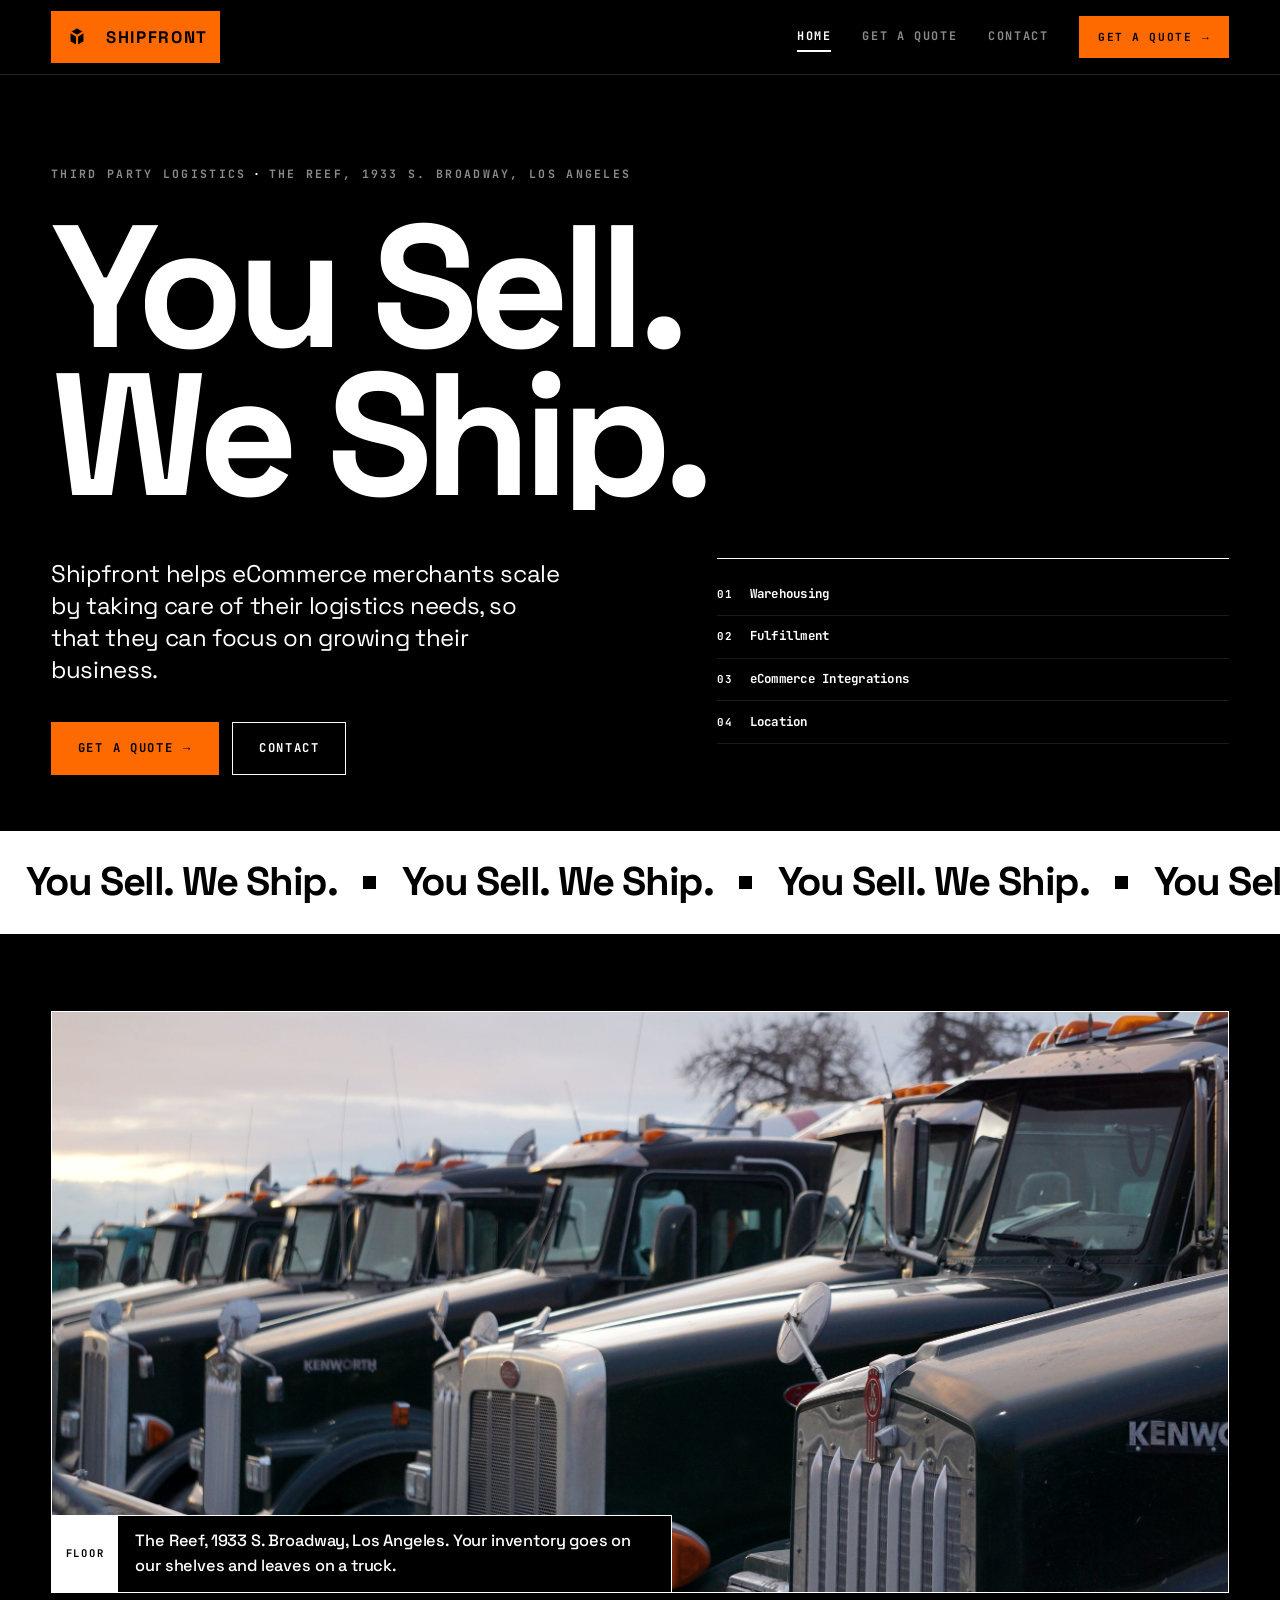
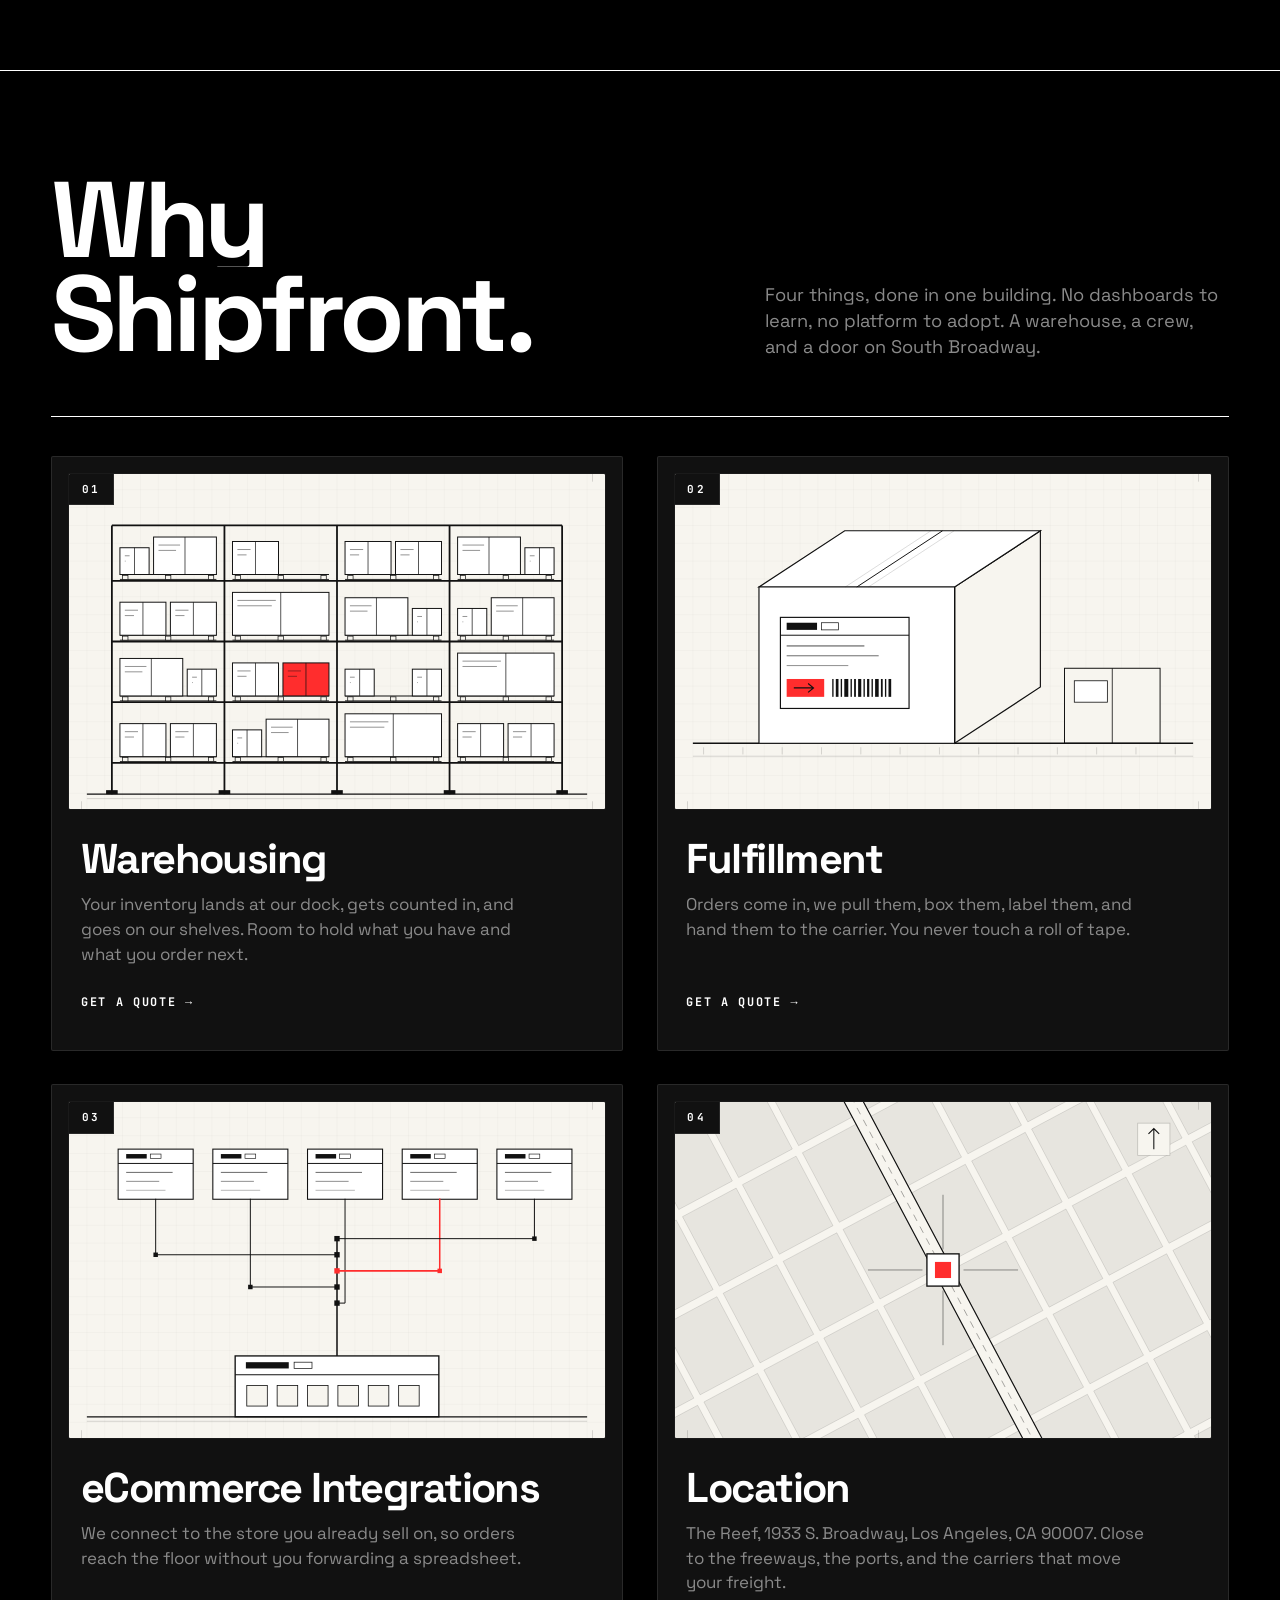
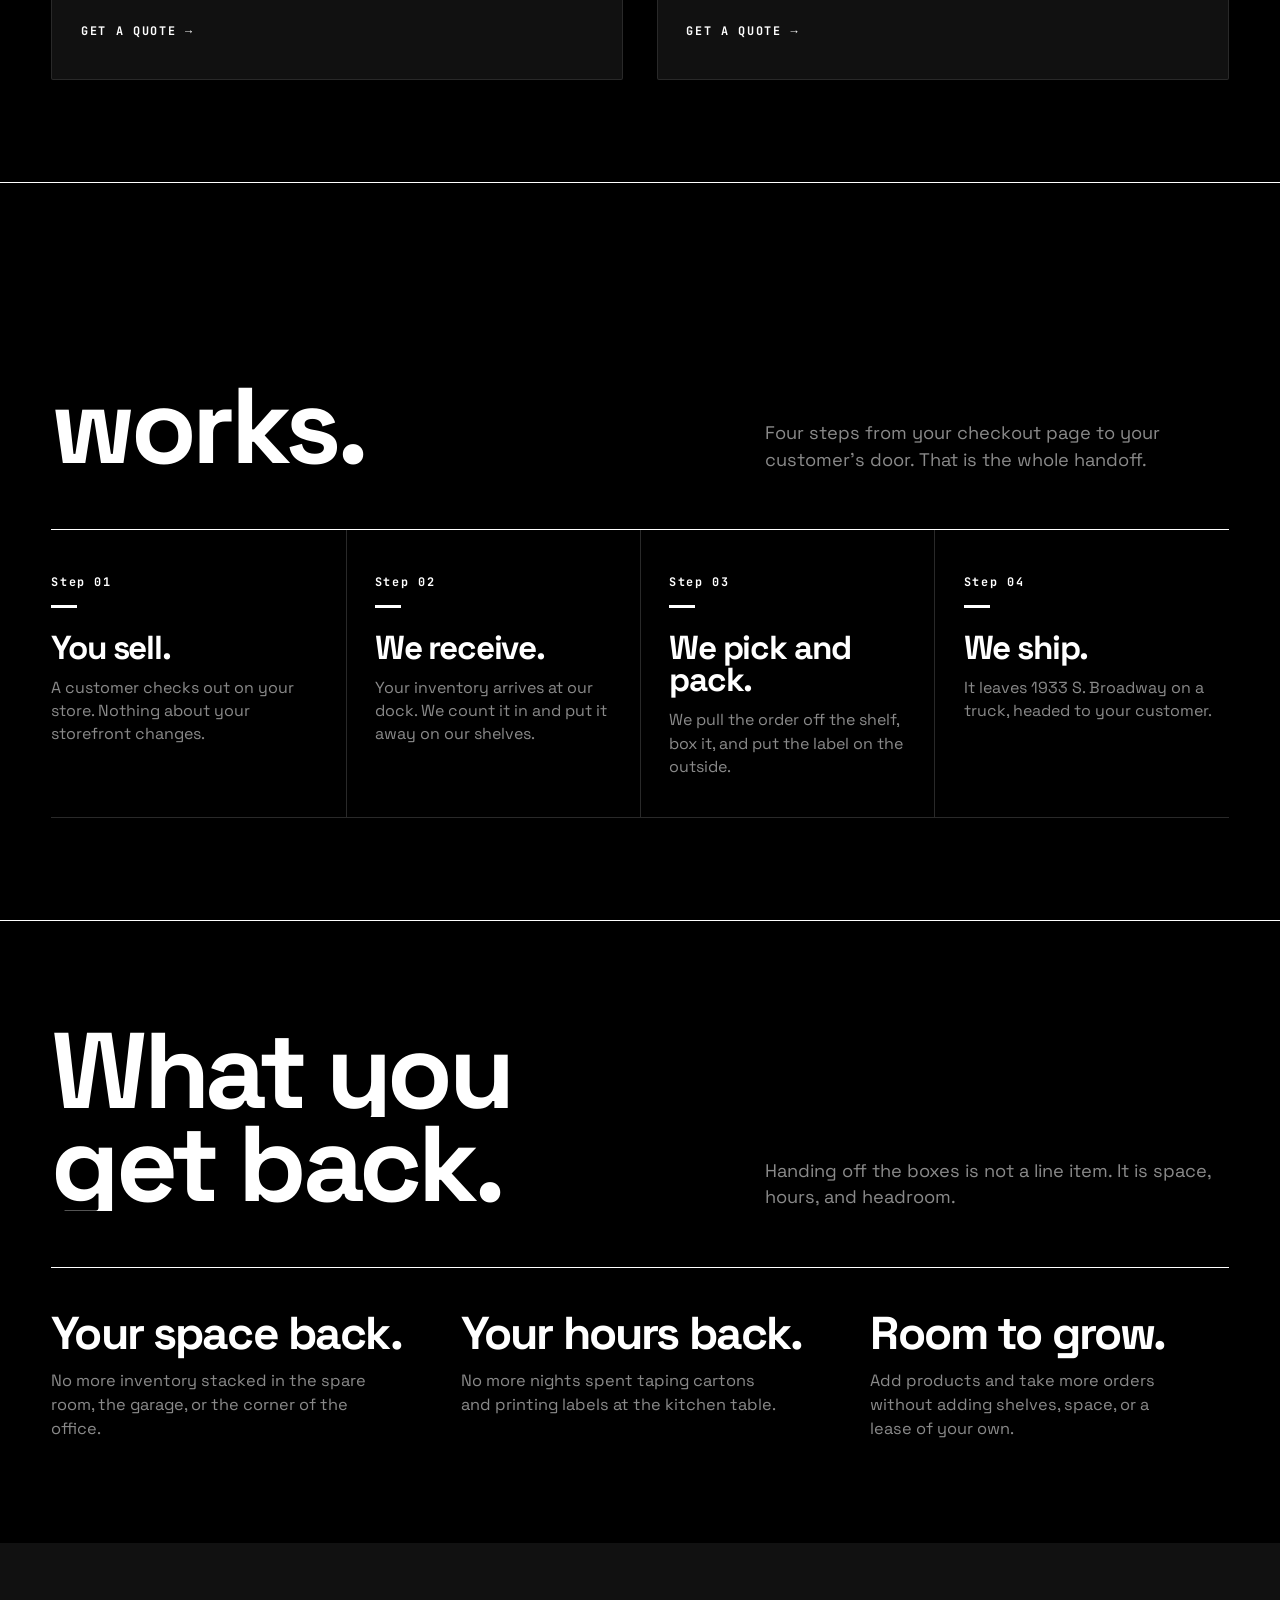
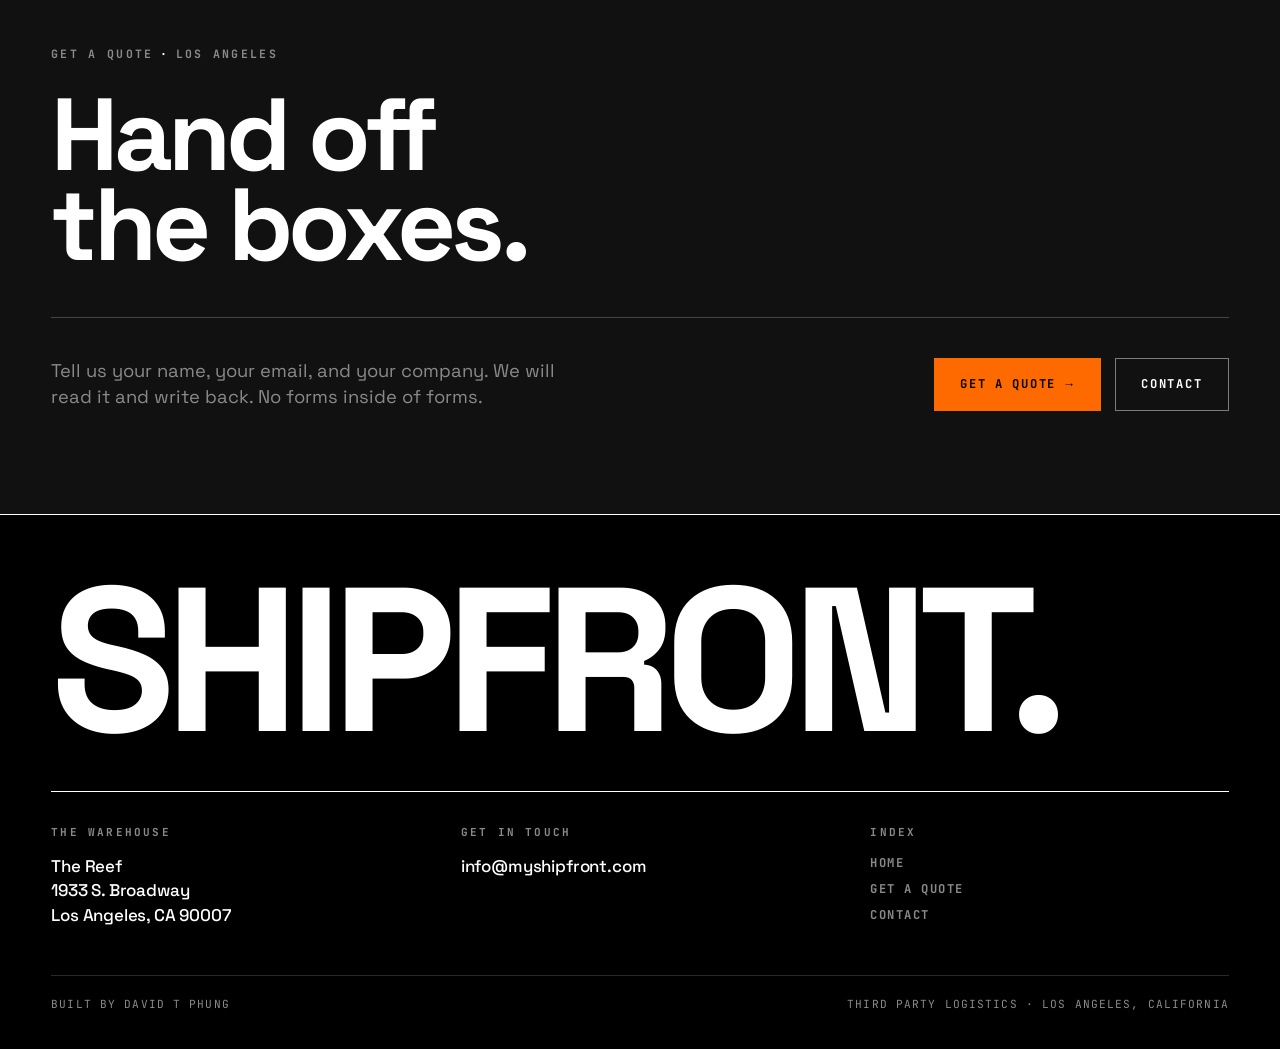
<file: index.html>
<!doctype html>
<html lang="en">
  <head>
    <meta charset="utf-8" />
    <meta name="viewport" content="width=device-width, initial-scale=1" />
    <title>Shipfront &middot; You Sell. We Ship.</title>
    <meta
      name="description"
      content="Shipfront is a third party logistics warehouse at 1933 S. Broadway in Los Angeles. Warehousing, fulfillment, and eCommerce integrations. You sell. We ship."
    />
    <meta name="theme-color" content="#000000" />

    <meta property="og:type" content="website" />
    <meta property="og:title" content="Shipfront &middot; You Sell. We Ship." />
    <meta
      property="og:description"
      content="A third party logistics warehouse at 1933 S. Broadway, Los Angeles, CA 90007."
    />
    <meta property="og:image" content="images/logistics.jpg" />
    <meta name="twitter:card" content="summary_large_image" />

    <!-- Motion is opt-in: only hide pre-reveal content if scripting is alive. -->
    <script>
      (function (root) {
        root.setAttribute("data-js", "on");
        setTimeout(function () {
          if (root.getAttribute("data-ready") !== "true") {
            root.setAttribute("data-js", "off");
          }
        }, 2000);
      })(document.documentElement);
    </script>

    <link rel="preload" as="font" type="font/woff2" href="fonts/space-grotesk-var-latin.woff2" crossorigin />
    <link rel="preload" as="font" type="font/woff2" href="fonts/jetbrains-mono-var-latin.woff2" crossorigin />
    <link rel="stylesheet" href="css/press.css" />
    <link rel="icon" href="favicon.svg" type="image/svg+xml" />
  </head>

  <body data-sheet="closed">
    <a class="skip" href="#main">Skip to content</a>

    <!-- ================= MASTHEAD ================= -->
    <header class="masthead" data-settled="false">
      <div class="wrap masthead__in">
        <a class="brand" href="index.html" aria-label="Shipfront, home">
          <span class="wordmark-bar">
            <span class="cube" aria-hidden="true">
              <svg viewBox="0 0 24 26" role="presentation" focusable="false">
                <path d="M7 9 L12 6 L17 9 L17 16 L12 19 L7 16 Z" fill="#000" stroke="#FF6A00" stroke-width="1.4" stroke-linecap="square" stroke-linejoin="miter" />
                <path d="M7 9 L12 12 L17 9" fill="none" stroke="#FF6A00" stroke-width="1.4" stroke-linecap="square" stroke-linejoin="miter" />
                <path d="M12 12 L12 19" fill="none" stroke="#FF6A00" stroke-width="1.4" stroke-linecap="square" stroke-linejoin="miter" />
              </svg>
            </span>
            <span class="brand__name">SHIPFRONT</span>
          </span>
        </a>

        <nav class="nav nav--desk" aria-label="Primary">
          <a class="nav__link" href="index.html" aria-current="page">Home</a>
          <a class="nav__link" href="quote.html">Get a Quote</a>
          <a class="nav__link" href="contact.html">Contact</a>
          <a class="btn btn--signal btn--sm nav__cta" href="quote.html">
            Get a Quote <span class="btn__arrow" aria-hidden="true">&rarr;</span>
          </a>
        </nav>

        <button
          class="burger"
          type="button"
          data-sheet-open
          aria-expanded="false"
          aria-controls="sheet"
        >
          <span class="burger__bars" aria-hidden="true"><i></i><i></i><i></i></span>
          Menu
        </button>
      </div>
      <span class="masthead__read" data-read aria-hidden="true"></span>
    </header>

    <!-- ================= SHEET ================= -->
    <div class="sheet" id="sheet" data-sheet-host data-open="false" data-live="false">
      <div
        class="sheet__panel"
        data-sheet-panel
        role="dialog"
        aria-modal="true"
        aria-label="Menu"
      >
        <div class="wrap sheet__in">
          <div class="sheet__head">
            <p class="plate-k sheet__k">Shipfront <span aria-hidden="true">&middot;</span> Index</p>
            <button class="sheet__x" type="button" data-sheet-close>Close</button>
          </div>
          <a class="sheet__link" href="index.html" aria-current="page"><b>01</b> Home</a>
          <a class="sheet__link" href="quote.html"><b>02</b> Get a Quote</a>
          <a class="sheet__link" href="contact.html"><b>03</b> Contact</a>
          <a class="btn btn--signal" href="quote.html">
            Get a Quote <span class="btn__arrow" aria-hidden="true">&rarr;</span>
          </a>
          <span class="sheet__rail" aria-hidden="true"></span>
        </div>
      </div>
      <button
        class="sheet__scrim"
        type="button"
        data-sheet-scrim
        data-sheet-close
        tabindex="-1"
        aria-label="Close menu"
      ></button>
    </div>

    <main id="main">
      <!-- ================= HERO ================= -->
      <section class="hero">
        <div class="wrap">
          <p class="eyebrow" data-rise>
            Third Party Logistics<span class="dot">&middot;</span>The Reef, 1933 S. Broadway, Los Angeles
          </p>

          <h1 class="h1">
            <span class="line" data-clip><span>You Sell.</span></span>
            <span class="line" data-clip><span><em>We Ship.</em></span></span>
          </h1>

          <div class="hero__grid">
            <div>
              <p class="lede" data-rise>
                Shipfront helps eCommerce merchants scale by taking care of their logistics
                needs, so that they can focus on growing their business.
              </p>
              <div class="hero__acts" data-stagger="80">
                <a class="btn btn--signal" href="quote.html" data-rise>
                  Get a Quote <span class="btn__arrow" aria-hidden="true">&rarr;</span>
                </a>
                <a class="btn btn--ghost" href="contact.html" data-rise>Contact</a>
              </div>
            </div>

            <ul class="hero__index" data-stagger="60">
              <li data-rise><b>01</b><span>Warehousing</span></li>
              <li data-rise><b>02</b><span>Fulfillment</span></li>
              <li data-rise><b>03</b><span>eCommerce Integrations</span></li>
              <li data-rise><b>04</b><span>Location</span></li>
            </ul>
          </div>
        </div>
      </section>

      <!-- ================= TICKER ================= -->
      <div class="ticker">
        <div class="ticker__track">
          <div class="ticker__set">
            <span>You Sell. We Ship.</span><i></i>
            <span>You Sell. We Ship.</span><i></i>
            <span>You Sell. We Ship.</span><i></i>
            <span>You Sell. We Ship.</span><i></i>
          </div>
          <div class="ticker__set" aria-hidden="true">
            <span>You Sell. We Ship.</span><i></i>
            <span>You Sell. We Ship.</span><i></i>
            <span>You Sell. We Ship.</span><i></i>
            <span>You Sell. We Ship.</span><i></i>
          </div>
        </div>
      </div>

      <!-- ================= PLATE ================= -->
      <section class="plate">
        <div class="wrap">
          <figure class="plate__frame" data-rise>
            <img
              class="plate__img"
              src="images/logistics.jpg"
              width="1600"
              height="900"
              alt="A row of freight trucks lined up in a yard, waiting to be loaded."
              loading="lazy"
              decoding="async"
            />
            <figcaption class="plate__tag">
              <b>Floor</b>
              <p>The Reef, 1933 S. Broadway, Los Angeles. Your inventory goes on our shelves and leaves on a truck.</p>
            </figcaption>
          </figure>
        </div>
      </section>

      <!-- ================= WHY: CAPABILITY TILES ================= -->
      <section class="sec sec--rule" id="why">
        <div class="wrap">
          <div class="sec__head">
            <h2 class="h2">
              <span class="line" data-clip><span>Why</span></span>
              <span class="line" data-clip><span><em>Shipfront.</em></span></span>
            </h2>
            <p class="sec__note" data-rise>
              Four things, done in one building. No dashboards to learn, no platform to
              adopt. A warehouse, a crew, and a door on South Broadway.
            </p>
          </div>

          <ul class="tiles" data-stagger="90">
            <li>
              <a class="tile" href="quote.html" data-rise-plate>
                <div class="tile__still">
                  <img
                    src="images/plate-warehousing.svg"
                    width="1200"
                    height="840"
                    alt="Drawing of a four bay pallet rack loaded with cartons, one carton marked in red."
                    loading="lazy"
                    decoding="async"
                  />
                  <span class="plate-k tile__no">01</span>
                </div>
                <div class="tile__body">
                  <h3 class="tile__t">Warehousing</h3>
                  <p class="tile__b">
                    Your inventory lands at our dock, gets counted in, and goes on our
                    shelves. Room to hold what you have and what you order next.
                  </p>
                  <span class="tile__cta">
                    Get a Quote <i aria-hidden="true">&rarr;</i>
                  </span>
                </div>
              </a>
            </li>

            <li>
              <a class="tile" href="quote.html" data-rise-plate>
                <div class="tile__still">
                  <img
                    src="images/plate-fulfillment.svg"
                    width="1200"
                    height="840"
                    alt="Drawing of a packed carton on a belt carrying a shipping label, with a red route stamp."
                    loading="lazy"
                    decoding="async"
                  />
                  <span class="plate-k tile__no">02</span>
                </div>
                <div class="tile__body">
                  <h3 class="tile__t">Fulfillment</h3>
                  <p class="tile__b">
                    Orders come in, we pull them, box them, label them, and hand them to
                    the carrier. You never touch a roll of tape.
                  </p>
                  <span class="tile__cta">
                    Get a Quote <i aria-hidden="true">&rarr;</i>
                  </span>
                </div>
              </a>
            </li>

            <li>
              <a class="tile" href="quote.html" data-rise-plate>
                <div class="tile__still">
                  <img
                    src="images/plate-integrations.svg"
                    width="1200"
                    height="840"
                    alt="Drawing of five storefronts wired down into one receiving dock, with one route in red."
                    loading="lazy"
                    decoding="async"
                  />
                  <span class="plate-k tile__no">03</span>
                </div>
                <div class="tile__body">
                  <h3 class="tile__t">eCommerce Integrations</h3>
                  <p class="tile__b">
                    We connect to the store you already sell on, so orders reach the floor
                    without you forwarding a spreadsheet.
                  </p>
                  <span class="tile__cta">
                    Get a Quote <i aria-hidden="true">&rarr;</i>
                  </span>
                </div>
              </a>
            </li>

            <li>
              <a class="tile" href="quote.html" data-rise-plate>
                <div class="tile__still">
                  <img
                    src="images/plate-location.svg"
                    width="1200"
                    height="840"
                    alt="Drawing of the downtown Los Angeles street plan with the warehouse door marked in red on South Broadway."
                    loading="lazy"
                    decoding="async"
                  />
                  <span class="plate-k tile__no">04</span>
                </div>
                <div class="tile__body">
                  <h3 class="tile__t">Location</h3>
                  <p class="tile__b">
                    The Reef, 1933 S. Broadway, Los Angeles, CA 90007. Close to the
                    freeways, the ports, and the carriers that move your freight.
                  </p>
                  <span class="tile__cta">
                    Get a Quote <i aria-hidden="true">&rarr;</i>
                  </span>
                </div>
              </a>
            </li>
          </ul>
        </div>
      </section>

      <!-- ================= HOW ================= -->
      <section class="sec sec--rule" id="how">
        <div class="wrap">
          <div class="sec__head">
            <h2 class="h2">
              <span class="line" data-clip><span>How it</span></span>
              <span class="line" data-clip><span>works.</span></span>
            </h2>
            <p class="sec__note" data-rise>
              Four steps from your checkout page to your customer's door. That is the whole
              handoff.
            </p>
          </div>

          <ol class="steps" data-stagger="90">
            <li class="step" data-rise>
              <span class="step__no">Step 01</span>
              <h3 class="step__title">You sell.</h3>
              <p class="step__body">
                A customer checks out on your store. Nothing about your storefront changes.
              </p>
            </li>
            <li class="step" data-rise>
              <span class="step__no">Step 02</span>
              <h3 class="step__title">We receive.</h3>
              <p class="step__body">
                Your inventory arrives at our dock. We count it in and put it away on our
                shelves.
              </p>
            </li>
            <li class="step" data-rise>
              <span class="step__no">Step 03</span>
              <h3 class="step__title">We pick and pack.</h3>
              <p class="step__body">
                We pull the order off the shelf, box it, and put the label on the outside.
              </p>
            </li>
            <li class="step" data-rise>
              <span class="step__no">Step 04</span>
              <h3 class="step__title">We ship.</h3>
              <p class="step__body">
                It leaves 1933 S. Broadway on a truck, headed to your customer.
              </p>
            </li>
          </ol>
        </div>
      </section>

      <!-- ================= OUTCOMES ================= -->
      <section class="sec sec--rule" id="outcomes">
        <div class="wrap">
          <div class="sec__head">
            <h2 class="h2">
              <span class="line" data-clip><span>What you</span></span>
              <span class="line" data-clip><span>get <em>back.</em></span></span>
            </h2>
            <p class="sec__note" data-rise>
              Handing off the boxes is not a line item. It is space, hours, and headroom.
            </p>
          </div>

          <div class="outs" data-stagger="90">
            <div data-rise>
              <h3 class="out__title">Your space <span>back.</span></h3>
              <p class="out__body">
                No more inventory stacked in the spare room, the garage, or the corner of
                the office.
              </p>
            </div>
            <div data-rise>
              <h3 class="out__title">Your hours <span>back.</span></h3>
              <p class="out__body">
                No more nights spent taping cartons and printing labels at the kitchen
                table.
              </p>
            </div>
            <div data-rise>
              <h3 class="out__title">Room to <span>grow.</span></h3>
              <p class="out__body">
                Add products and take more orders without adding shelves, space, or a lease
                of your own.
              </p>
            </div>
          </div>
        </div>
      </section>

      <!-- ================= SLAB CTA ================= -->
      <section class="slab">
        <div class="wrap">
          <p class="eyebrow" data-rise>Get a Quote<span class="dot">&middot;</span>Los Angeles</p>
          <h2 class="slab__h">
            <span class="line" data-clip><span>Hand off</span></span>
            <span class="line" data-clip><span>the <em>boxes.</em></span></span>
          </h2>

          <div class="slab__grid">
            <p class="slab__note" data-rise>
              Tell us your name, your email, and your company. We will read it and write
              back. No forms inside of forms.
            </p>
            <div class="slab__acts" data-stagger="80">
              <a class="btn btn--signal" href="quote.html" data-rise>
                Get a Quote <span class="btn__arrow" aria-hidden="true">&rarr;</span>
              </a>
              <a class="btn btn--ghost-invert" href="contact.html" data-rise>Contact</a>
            </div>
          </div>
        </div>
      </section>
    </main>

    <!-- ================= FOOTER ================= -->
    <footer class="foot">
      <div class="wrap">
        <p class="foot__mark" data-clip><span>Shipfront<em>.</em></span></p>

        <div class="foot__grid">
          <div>
            <p class="foot__k">The Warehouse</p>
            <p class="foot__v">
              The Reef<br />
              1933 S. Broadway<br />
              Los Angeles, CA 90007
            </p>
          </div>
          <div>
            <p class="foot__k">Get in Touch</p>
            <p class="foot__v">
              <a href="mailto:info@myshipfront.com">info@myshipfront.com</a>
            </p>
          </div>
          <div>
            <p class="foot__k">Index</p>
            <nav class="foot__nav" aria-label="Footer">
              <a href="index.html">Home</a>
              <a href="quote.html">Get a Quote</a>
              <a href="contact.html">Contact</a>
            </nav>
          </div>
        </div>

        <div class="foot__base">
          <p>Built by David T Phung</p>
          <p>Third Party Logistics <span aria-hidden="true">&middot;</span> Los Angeles, California</p>
        </div>
      </div>
    </footer>

    <script src="js/press.js" defer></script>
  </body>
</html>
</file>
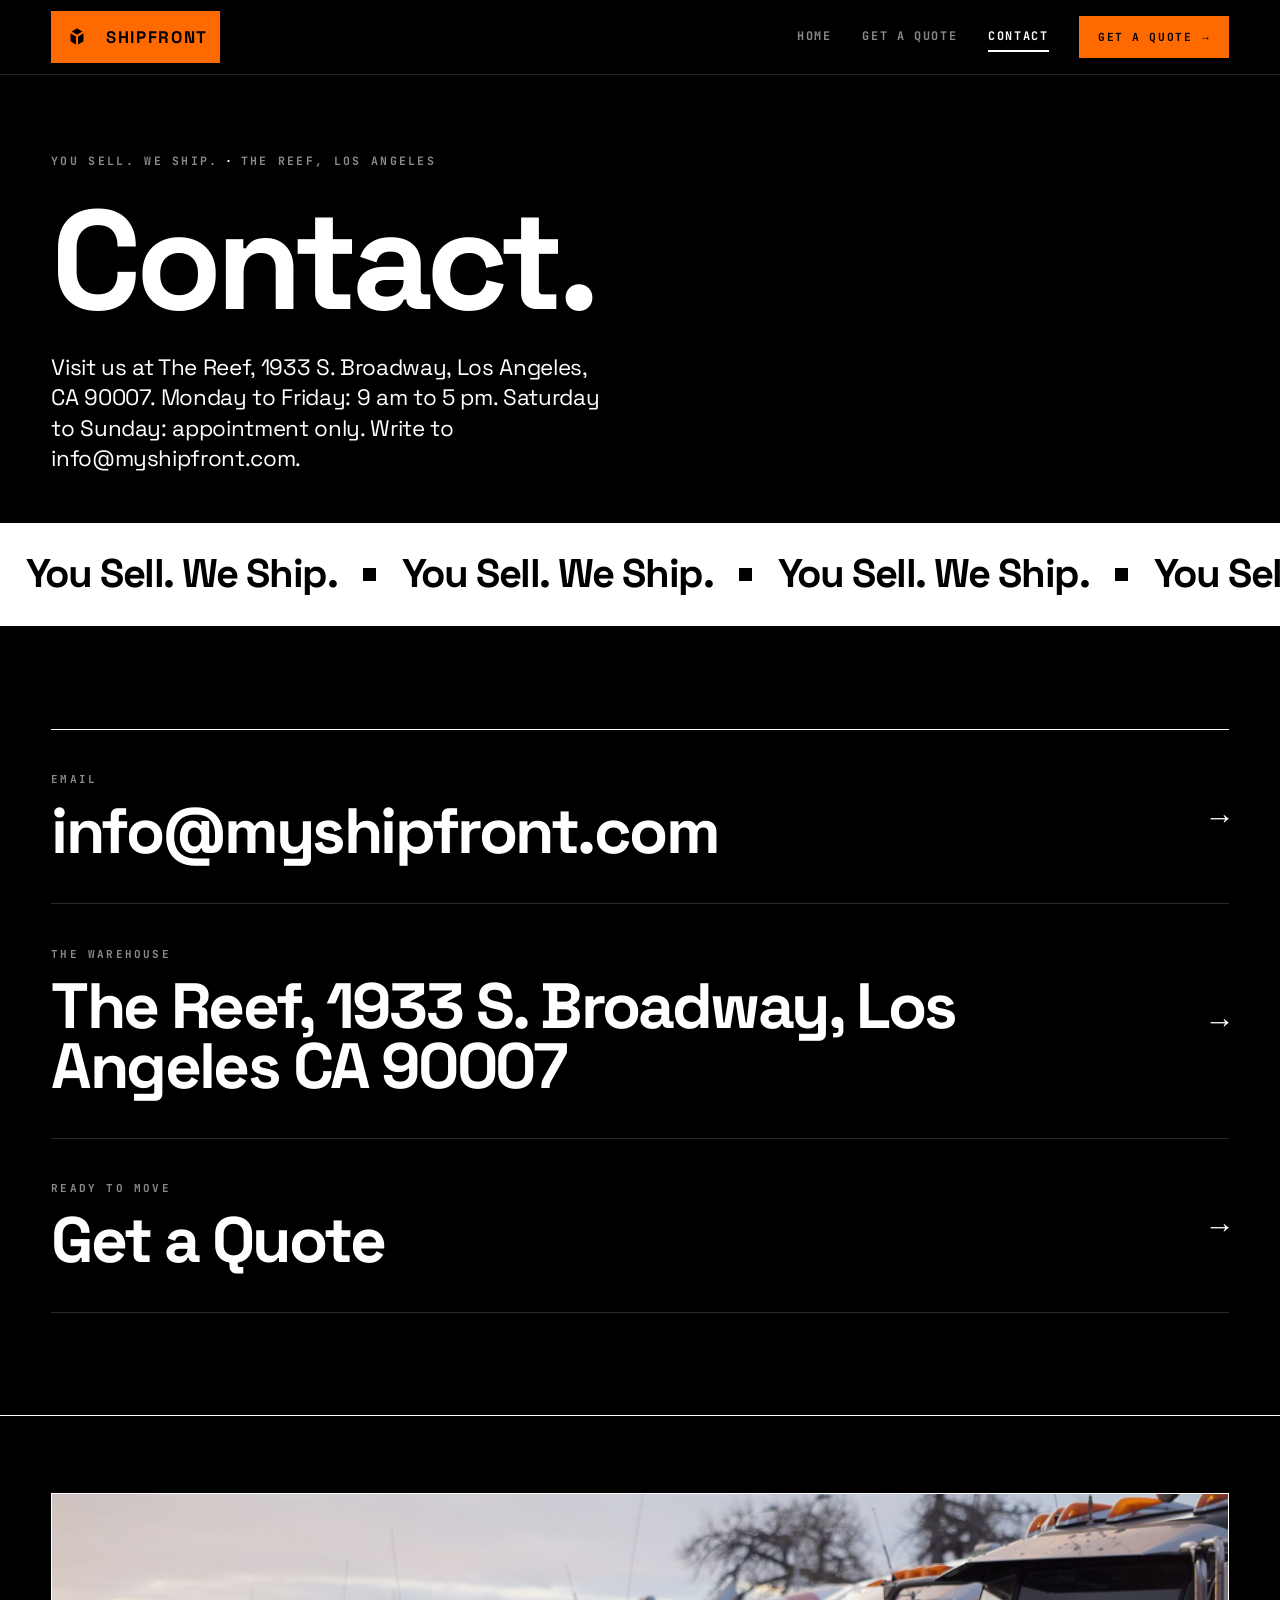
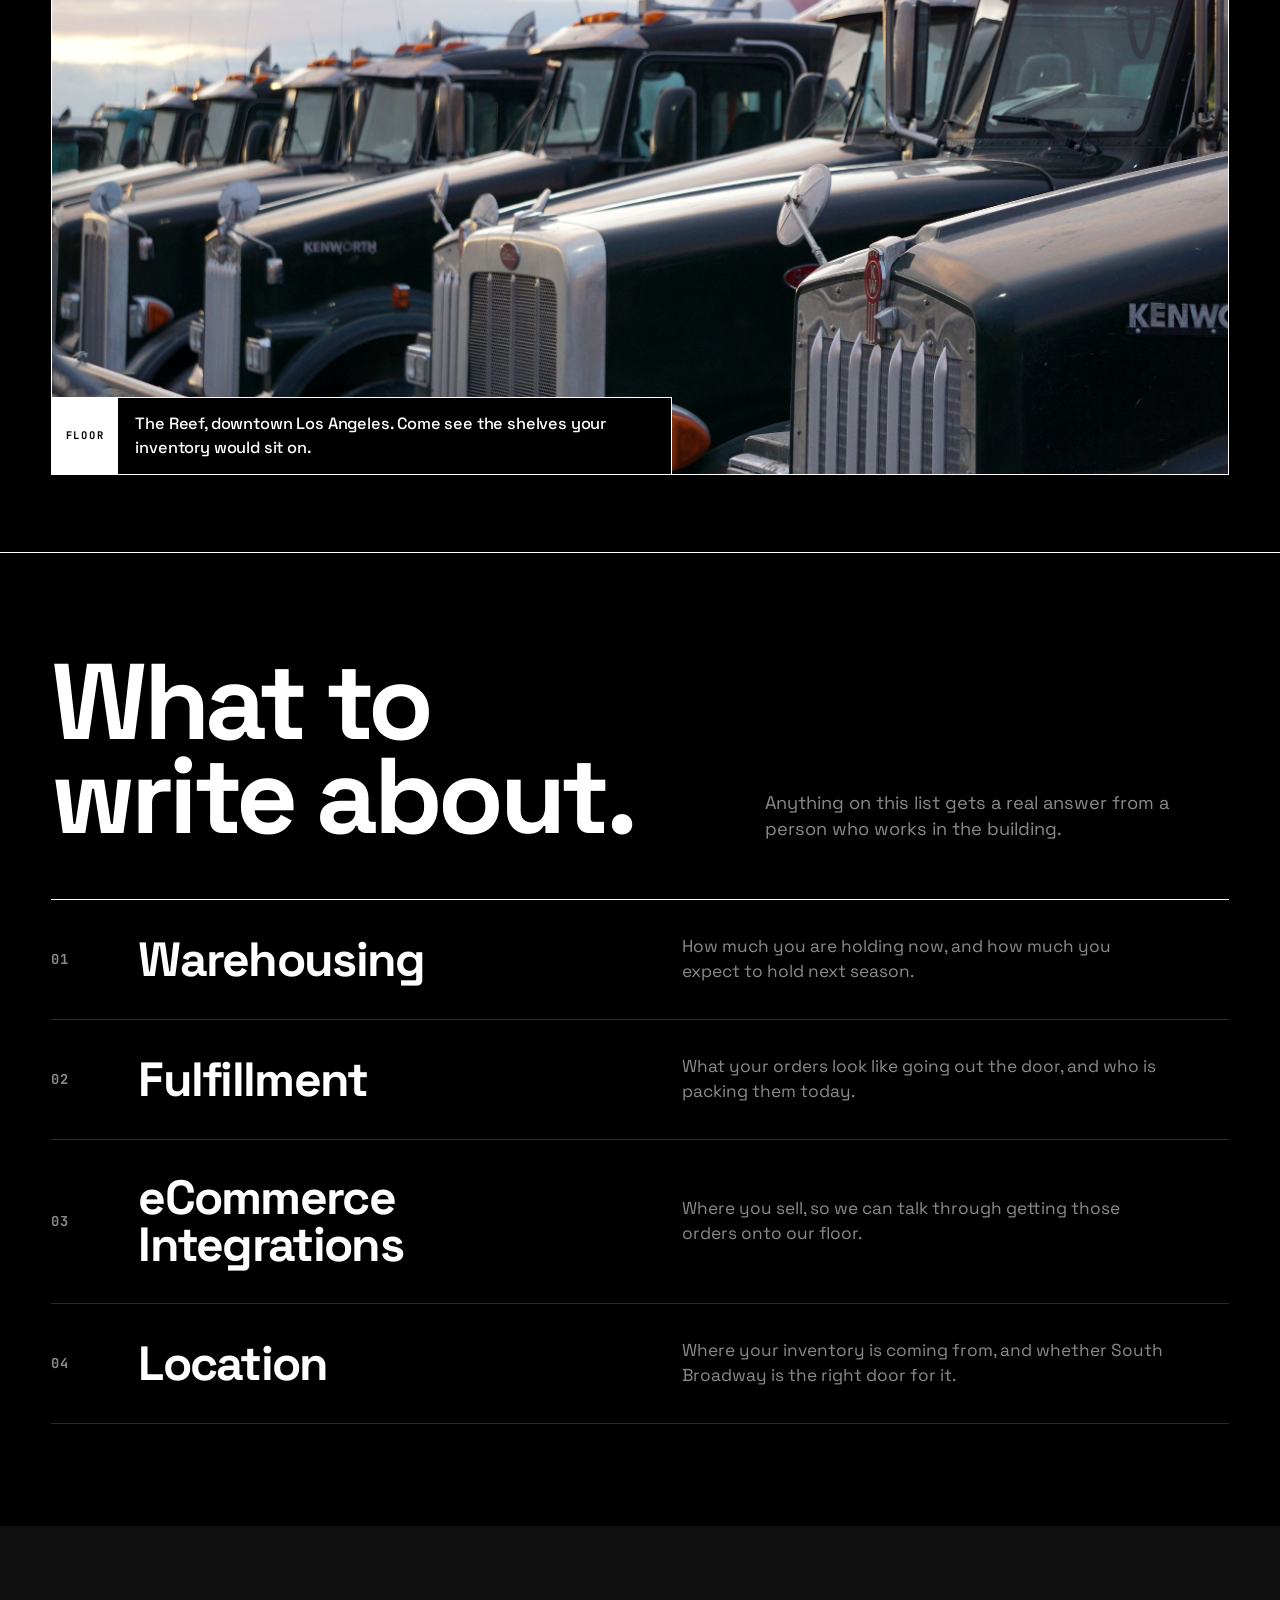
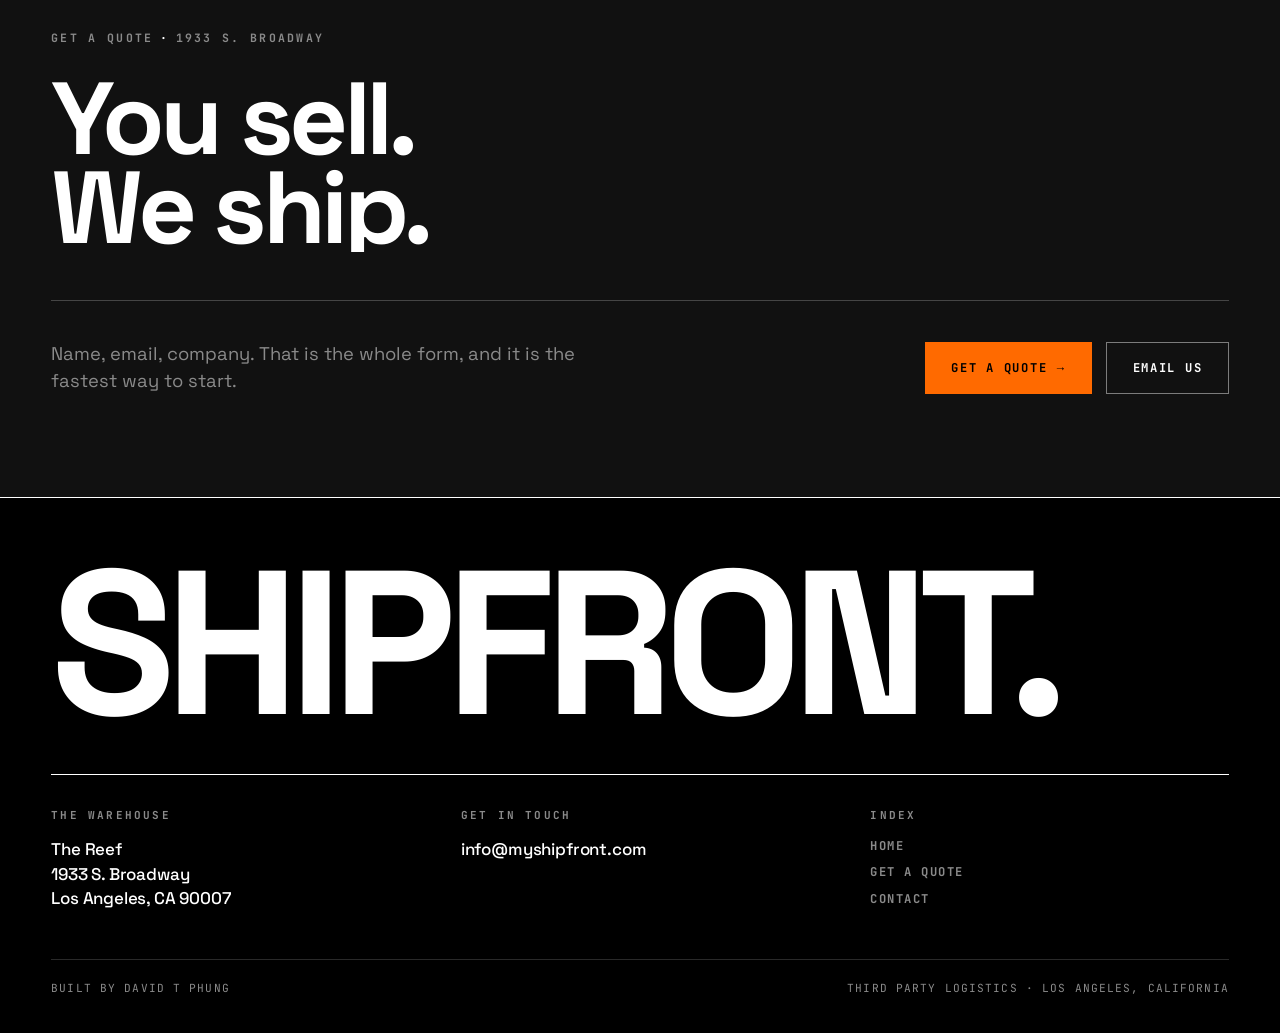
<file: contact.html>
<!doctype html>
<html lang="en">
  <head>
    <meta charset="utf-8" />
    <meta name="viewport" content="width=device-width, initial-scale=1" />
    <title>Contact &middot; Shipfront</title>
    <meta
      name="description"
      content="Contact Shipfront. A third party logistics warehouse at 1933 S. Broadway, Los Angeles, CA 90007. Write to info@myshipfront.com."
    />
    <meta name="theme-color" content="#000000" />

    <meta property="og:type" content="website" />
    <meta property="og:title" content="Contact &middot; Shipfront" />
    <meta
      property="og:description"
      content="1933 S. Broadway, Los Angeles, CA 90007. info@myshipfront.com."
    />
    <meta property="og:image" content="images/logistics.jpg" />
    <meta name="twitter:card" content="summary_large_image" />

    <!-- Motion is opt-in: only hide pre-reveal content if scripting is alive. -->
    <script>
      (function (root) {
        root.setAttribute("data-js", "on");
        setTimeout(function () {
          if (root.getAttribute("data-ready") !== "true") {
            root.setAttribute("data-js", "off");
          }
        }, 2000);
      })(document.documentElement);
    </script>

    <link rel="preload" as="font" type="font/woff2" href="fonts/space-grotesk-var-latin.woff2" crossorigin />
    <link rel="preload" as="font" type="font/woff2" href="fonts/jetbrains-mono-var-latin.woff2" crossorigin />
    <link rel="stylesheet" href="css/press.css" />
    <link rel="icon" href="favicon.svg" type="image/svg+xml" />
  </head>

  <body data-sheet="closed">
    <a class="skip" href="#main">Skip to content</a>

    <header class="masthead" data-settled="false">
      <div class="wrap masthead__in">
        <a class="brand" href="index.html" aria-label="Shipfront, home">
          <span class="wordmark-bar">
            <span class="cube" aria-hidden="true">
              <svg viewBox="0 0 24 26" role="presentation" focusable="false">
                <path d="M7 9 L12 6 L17 9 L17 16 L12 19 L7 16 Z" fill="#000" stroke="#FF6A00" stroke-width="1.4" stroke-linecap="square" stroke-linejoin="miter" />
                <path d="M7 9 L12 12 L17 9" fill="none" stroke="#FF6A00" stroke-width="1.4" stroke-linecap="square" stroke-linejoin="miter" />
                <path d="M12 12 L12 19" fill="none" stroke="#FF6A00" stroke-width="1.4" stroke-linecap="square" stroke-linejoin="miter" />
              </svg>
            </span>
            <span class="brand__name">SHIPFRONT</span>
          </span>
        </a>

        <nav class="nav nav--desk" aria-label="Primary">
          <a class="nav__link" href="index.html">Home</a>
          <a class="nav__link" href="quote.html">Get a Quote</a>
          <a class="nav__link" href="contact.html" aria-current="page">Contact</a>
          <a class="btn btn--signal btn--sm nav__cta" href="quote.html">
            Get a Quote <span class="btn__arrow" aria-hidden="true">&rarr;</span>
          </a>
        </nav>

        <button
          class="burger"
          type="button"
          data-sheet-open
          aria-expanded="false"
          aria-controls="sheet"
        >
          <span class="burger__bars" aria-hidden="true"><i></i><i></i><i></i></span>
          Menu
        </button>
      </div>
      <span class="masthead__read" data-read aria-hidden="true"></span>
    </header>

    <div class="sheet" id="sheet" data-sheet-host data-open="false" data-live="false">
      <div
        class="sheet__panel"
        data-sheet-panel
        role="dialog"
        aria-modal="true"
        aria-label="Menu"
      >
        <div class="wrap sheet__in">
          <div class="sheet__head">
            <p class="plate-k sheet__k">Shipfront <span aria-hidden="true">&middot;</span> Index</p>
            <button class="sheet__x" type="button" data-sheet-close>Close</button>
          </div>
          <a class="sheet__link" href="index.html"><b>01</b> Home</a>
          <a class="sheet__link" href="quote.html"><b>02</b> Get a Quote</a>
          <a class="sheet__link" href="contact.html" aria-current="page"><b>03</b> Contact</a>
          <a class="btn btn--signal" href="quote.html">
            Get a Quote <span class="btn__arrow" aria-hidden="true">&rarr;</span>
          </a>
          <span class="sheet__rail" aria-hidden="true"></span>
        </div>
      </div>
      <button
        class="sheet__scrim"
        type="button"
        data-sheet-scrim
        data-sheet-close
        tabindex="-1"
        aria-label="Close menu"
      ></button>
    </div>

    <main id="main">
      <!-- ================= PAGE HERO ================= -->
      <section class="phero">
        <div class="wrap">
          <p class="eyebrow" data-rise>
            You Sell. We Ship.<span class="dot">&middot;</span>The Reef, Los Angeles
          </p>

          <h1 class="phero__h">
            <span class="line" data-clip><span><em>Contact.</em></span></span>
          </h1>

          <p class="phero__note" data-rise>
            Visit us at The Reef, 1933 S. Broadway, Los Angeles, CA 90007. Monday to
            Friday: 9 am to 5 pm. Saturday to Sunday: appointment only. Write to
            info@myshipfront.com.
          </p>
        </div>
      </section>

      <!-- ================= TICKER ================= -->
      <div class="ticker">
        <div class="ticker__track">
          <div class="ticker__set">
            <span>You Sell. We Ship.</span><i></i>
            <span>You Sell. We Ship.</span><i></i>
            <span>You Sell. We Ship.</span><i></i>
            <span>You Sell. We Ship.</span><i></i>
          </div>
          <div class="ticker__set" aria-hidden="true">
            <span>You Sell. We Ship.</span><i></i>
            <span>You Sell. We Ship.</span><i></i>
            <span>You Sell. We Ship.</span><i></i>
            <span>You Sell. We Ship.</span><i></i>
          </div>
        </div>
      </div>

      <!-- ================= BIG LINKS ================= -->
      <section class="sec">
        <div class="wrap">
          <div class="blinks" data-stagger="80">
            <a class="blink" href="mailto:info@myshipfront.com" data-rise>
              <span>
                <span class="blink__k">Email</span>
                <span class="blink__t">info@myshipfront.com</span>
              </span>
              <span class="blink__arrow" aria-hidden="true">&rarr;</span>
            </a>

            <a
              class="blink"
              href="https://maps.google.com/?q=1933+S+Broadway+Los+Angeles+CA+90007"
              target="_blank"
              rel="noopener noreferrer"
              data-rise
            >
              <span>
                <span class="blink__k">The Warehouse</span>
                <span class="blink__t">The Reef, 1933 S. Broadway, Los Angeles CA 90007</span>
              </span>
              <span class="blink__arrow" aria-hidden="true">&rarr;</span>
            </a>

            <a class="blink" href="quote.html" data-rise>
              <span>
                <span class="blink__k">Ready to Move</span>
                <span class="blink__t">Get a Quote</span>
              </span>
              <span class="blink__arrow" aria-hidden="true">&rarr;</span>
            </a>
          </div>
        </div>
      </section>

      <!-- ================= PLATE ================= -->
      <section class="plate sec--rule">
        <div class="wrap">
          <figure class="plate__frame" data-rise>
            <img
              class="plate__img"
              src="images/logistics.jpg"
              width="1600"
              height="900"
              alt="A row of freight trucks lined up in a yard, waiting to be loaded."
              loading="lazy"
              decoding="async"
            />
            <figcaption class="plate__tag">
              <b>Floor</b>
              <p>The Reef, downtown Los Angeles. Come see the shelves your inventory would sit on.</p>
            </figcaption>
          </figure>
        </div>
      </section>

      <!-- ================= WHAT TO WRITE ABOUT ================= -->
      <section class="sec sec--rule">
        <div class="wrap">
          <div class="sec__head">
            <h2 class="h2">
              <span class="line" data-clip><span>What to</span></span>
              <span class="line" data-clip><span>write <em>about.</em></span></span>
            </h2>
            <p class="sec__note" data-rise>
              Anything on this list gets a real answer from a person who works in the
              building.
            </p>
          </div>

          <ul class="rows" data-stagger="70">
            <li class="row" data-rise>
              <span class="row__no">01</span>
              <h3 class="row__title">Warehousing</h3>
              <p class="row__body">
                How much you are holding now, and how much you expect to hold next season.
              </p>
              <span class="row__mark" aria-hidden="true">&rarr;</span>
            </li>
            <li class="row" data-rise>
              <span class="row__no">02</span>
              <h3 class="row__title">Fulfillment</h3>
              <p class="row__body">
                What your orders look like going out the door, and who is packing them
                today.
              </p>
              <span class="row__mark" aria-hidden="true">&rarr;</span>
            </li>
            <li class="row" data-rise>
              <span class="row__no">03</span>
              <h3 class="row__title">eCommerce Integrations</h3>
              <p class="row__body">
                Where you sell, so we can talk through getting those orders onto our floor.
              </p>
              <span class="row__mark" aria-hidden="true">&rarr;</span>
            </li>
            <li class="row" data-rise>
              <span class="row__no">04</span>
              <h3 class="row__title">Location</h3>
              <p class="row__body">
                Where your inventory is coming from, and whether South Broadway is the right
                door for it.
              </p>
              <span class="row__mark" aria-hidden="true">&rarr;</span>
            </li>
          </ul>
        </div>
      </section>

      <!-- ================= SLAB CTA ================= -->
      <section class="slab">
        <div class="wrap">
          <p class="eyebrow" data-rise>Get a Quote<span class="dot">&middot;</span>1933 S. Broadway</p>
          <h2 class="slab__h">
            <span class="line" data-clip><span>You sell.</span></span>
            <span class="line" data-clip><span>We <em>ship.</em></span></span>
          </h2>

          <div class="slab__grid">
            <p class="slab__note" data-rise>
              Name, email, company. That is the whole form, and it is the fastest way to
              start.
            </p>
            <div class="slab__acts" data-stagger="80">
              <a class="btn btn--signal" href="quote.html" data-rise>
                Get a Quote <span class="btn__arrow" aria-hidden="true">&rarr;</span>
              </a>
              <a class="btn btn--ghost-invert" href="mailto:info@myshipfront.com" data-rise>
                Email Us
              </a>
            </div>
          </div>
        </div>
      </section>
    </main>

    <footer class="foot">
      <div class="wrap">
        <p class="foot__mark" data-clip><span>Shipfront<em>.</em></span></p>

        <div class="foot__grid">
          <div>
            <p class="foot__k">The Warehouse</p>
            <p class="foot__v">
              The Reef<br />
              1933 S. Broadway<br />
              Los Angeles, CA 90007
            </p>
          </div>
          <div>
            <p class="foot__k">Get in Touch</p>
            <p class="foot__v">
              <a href="mailto:info@myshipfront.com">info@myshipfront.com</a>
            </p>
          </div>
          <div>
            <p class="foot__k">Index</p>
            <nav class="foot__nav" aria-label="Footer">
              <a href="index.html">Home</a>
              <a href="quote.html">Get a Quote</a>
              <a href="contact.html">Contact</a>
            </nav>
          </div>
        </div>

        <div class="foot__base">
          <p>Built by David T Phung</p>
          <p>Third Party Logistics <span aria-hidden="true">&middot;</span> Los Angeles, California</p>
        </div>
      </div>
    </footer>

    <script src="js/press.js" defer></script>
  </body>
</html>
</file>
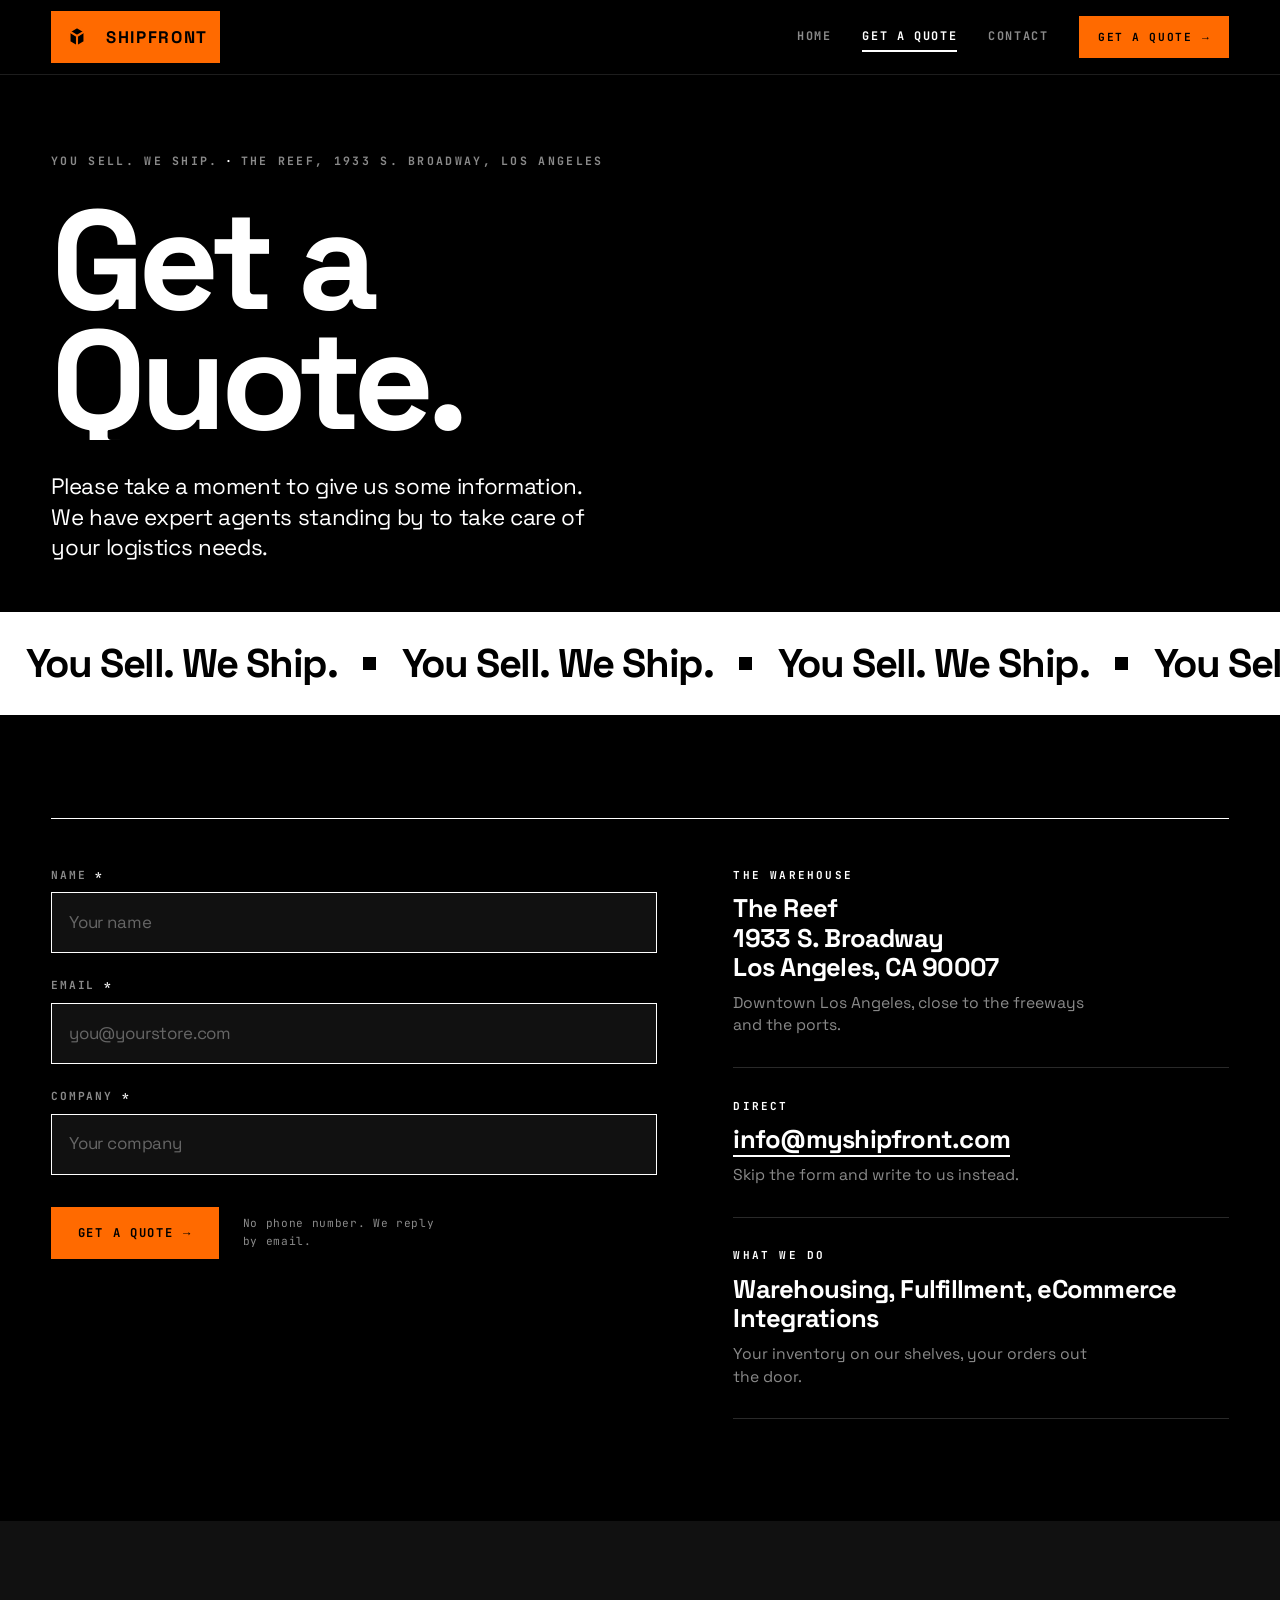
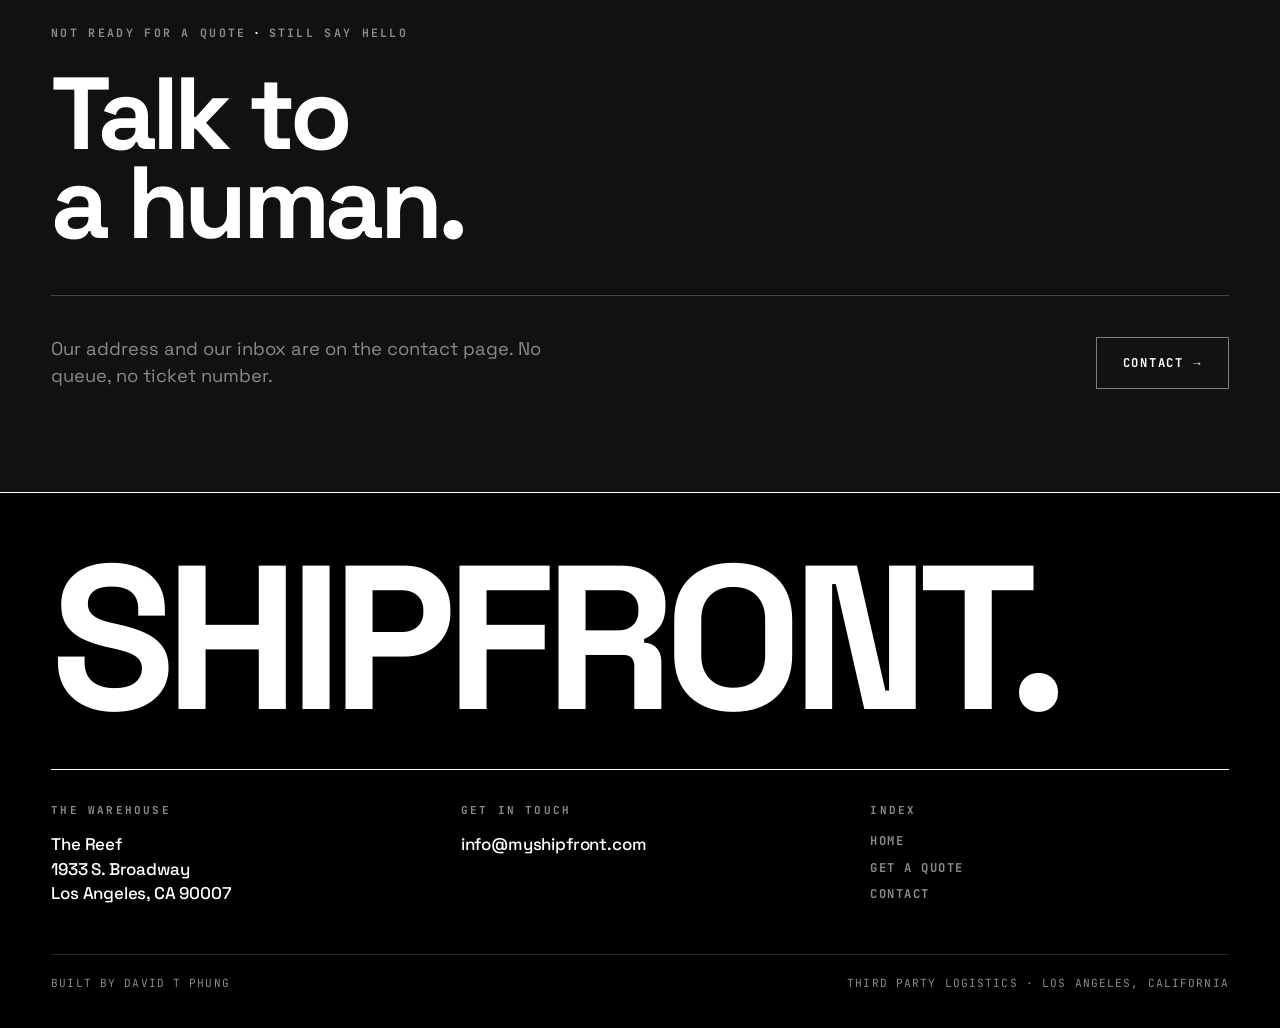
<file: quote.html>
<!doctype html>
<html lang="en">
  <head>
    <meta charset="utf-8" />
    <meta name="viewport" content="width=device-width, initial-scale=1" />
    <title>Get a Quote &middot; Shipfront</title>
    <meta
      name="description"
      content="Get a quote from Shipfront, a third party logistics warehouse at 1933 S. Broadway in Los Angeles. Name, email, company. That is it."
    />
    <meta name="theme-color" content="#000000" />

    <meta property="og:type" content="website" />
    <meta property="og:title" content="Get a Quote &middot; Shipfront" />
    <meta
      property="og:description"
      content="Warehousing and fulfillment in downtown Los Angeles. You sell. We ship."
    />
    <meta property="og:image" content="images/logistics.jpg" />
    <meta name="twitter:card" content="summary_large_image" />

    <!-- Motion is opt-in: only hide pre-reveal content if scripting is alive. -->
    <script>
      (function (root) {
        root.setAttribute("data-js", "on");
        setTimeout(function () {
          if (root.getAttribute("data-ready") !== "true") {
            root.setAttribute("data-js", "off");
          }
        }, 2000);
      })(document.documentElement);
    </script>

    <link rel="preload" as="font" type="font/woff2" href="fonts/space-grotesk-var-latin.woff2" crossorigin />
    <link rel="preload" as="font" type="font/woff2" href="fonts/jetbrains-mono-var-latin.woff2" crossorigin />
    <link rel="stylesheet" href="css/press.css" />
    <link rel="icon" href="favicon.svg" type="image/svg+xml" />
  </head>

  <body data-sheet="closed">
    <a class="skip" href="#main">Skip to content</a>

    <header class="masthead" data-settled="false">
      <div class="wrap masthead__in">
        <a class="brand" href="index.html" aria-label="Shipfront, home">
          <span class="wordmark-bar">
            <span class="cube" aria-hidden="true">
              <svg viewBox="0 0 24 26" role="presentation" focusable="false">
                <path d="M7 9 L12 6 L17 9 L17 16 L12 19 L7 16 Z" fill="#000" stroke="#FF6A00" stroke-width="1.4" stroke-linecap="square" stroke-linejoin="miter" />
                <path d="M7 9 L12 12 L17 9" fill="none" stroke="#FF6A00" stroke-width="1.4" stroke-linecap="square" stroke-linejoin="miter" />
                <path d="M12 12 L12 19" fill="none" stroke="#FF6A00" stroke-width="1.4" stroke-linecap="square" stroke-linejoin="miter" />
              </svg>
            </span>
            <span class="brand__name">SHIPFRONT</span>
          </span>
        </a>

        <nav class="nav nav--desk" aria-label="Primary">
          <a class="nav__link" href="index.html">Home</a>
          <a class="nav__link" href="quote.html" aria-current="page">Get a Quote</a>
          <a class="nav__link" href="contact.html">Contact</a>
          <a class="btn btn--signal btn--sm nav__cta" href="quote.html">
            Get a Quote <span class="btn__arrow" aria-hidden="true">&rarr;</span>
          </a>
        </nav>

        <button
          class="burger"
          type="button"
          data-sheet-open
          aria-expanded="false"
          aria-controls="sheet"
        >
          <span class="burger__bars" aria-hidden="true"><i></i><i></i><i></i></span>
          Menu
        </button>
      </div>
      <span class="masthead__read" data-read aria-hidden="true"></span>
    </header>

    <div class="sheet" id="sheet" data-sheet-host data-open="false" data-live="false">
      <div
        class="sheet__panel"
        data-sheet-panel
        role="dialog"
        aria-modal="true"
        aria-label="Menu"
      >
        <div class="wrap sheet__in">
          <div class="sheet__head">
            <p class="plate-k sheet__k">Shipfront <span aria-hidden="true">&middot;</span> Index</p>
            <button class="sheet__x" type="button" data-sheet-close>Close</button>
          </div>
          <a class="sheet__link" href="index.html"><b>01</b> Home</a>
          <a class="sheet__link" href="quote.html" aria-current="page"><b>02</b> Get a Quote</a>
          <a class="sheet__link" href="contact.html"><b>03</b> Contact</a>
          <a class="btn btn--signal" href="quote.html">
            Get a Quote <span class="btn__arrow" aria-hidden="true">&rarr;</span>
          </a>
          <span class="sheet__rail" aria-hidden="true"></span>
        </div>
      </div>
      <button
        class="sheet__scrim"
        type="button"
        data-sheet-scrim
        data-sheet-close
        tabindex="-1"
        aria-label="Close menu"
      ></button>
    </div>

    <main id="main">
      <!-- ================= PAGE HERO ================= -->
      <section class="phero">
        <div class="wrap">
          <p class="eyebrow" data-rise>
            You Sell. We Ship.<span class="dot">&middot;</span>The Reef, 1933 S. Broadway, Los Angeles
          </p>

          <h1 class="phero__h">
            <span class="line" data-clip><span>Get a</span></span>
            <span class="line" data-clip><span><em>Quote.</em></span></span>
          </h1>

          <p class="phero__note" data-rise>
            Please take a moment to give us some information. We have expert agents
            standing by to take care of your logistics needs.
          </p>
        </div>
      </section>

      <!-- ================= TICKER ================= -->
      <div class="ticker">
        <div class="ticker__track">
          <div class="ticker__set">
            <span>You Sell. We Ship.</span><i></i>
            <span>You Sell. We Ship.</span><i></i>
            <span>You Sell. We Ship.</span><i></i>
            <span>You Sell. We Ship.</span><i></i>
          </div>
          <div class="ticker__set" aria-hidden="true">
            <span>You Sell. We Ship.</span><i></i>
            <span>You Sell. We Ship.</span><i></i>
            <span>You Sell. We Ship.</span><i></i>
            <span>You Sell. We Ship.</span><i></i>
          </div>
        </div>
      </div>

      <!-- ================= FORM ================= -->
      <section class="sec">
        <div class="wrap">
          <div class="formwrap">
            <div>
              <form class="form" data-quote novalidate>
                <div class="field" data-rise>
                  <label for="q-name">Name <span class="req" aria-hidden="true">*</span></label>
                  <input
                    id="q-name"
                    name="name"
                    type="text"
                    autocomplete="name"
                    placeholder="Your name"
                    required
                  />
                  <span class="field__err" role="alert"></span>
                </div>

                <div class="field" data-rise>
                  <label for="q-email">Email <span class="req" aria-hidden="true">*</span></label>
                  <input
                    id="q-email"
                    name="email"
                    type="email"
                    autocomplete="email"
                    placeholder="you@yourstore.com"
                    required
                  />
                  <span class="field__err" role="alert"></span>
                </div>

                <div class="field" data-rise>
                  <label for="q-company">Company <span class="req" aria-hidden="true">*</span></label>
                  <input
                    id="q-company"
                    name="company"
                    type="text"
                    autocomplete="organization"
                    placeholder="Your company"
                    required
                  />
                  <span class="field__err" role="alert"></span>
                </div>

                <div class="form__foot">
                  <button class="btn btn--signal" type="submit">
                    Get a Quote <span class="btn__arrow" aria-hidden="true">&rarr;</span>
                  </button>
                  <p class="form__fine">
                    No phone number. We reply by email.
                  </p>
                </div>
              </form>

              <div class="done" data-done>
                <span class="done__flag">Received</span>
                <h2 class="done__h">Thanks, <span data-name>friend</span>.</h2>
                <p class="done__b">
                  Your request is in. We will read it and write back from
                  info@myshipfront.com. If you would rather send it yourself,
                  <a href="mailto:info@myshipfront.com" data-mailto>open it in your email</a>.
                </p>
              </div>
            </div>

            <!-- Aside -->
            <aside class="aside" data-stagger="70">
              <div class="card" data-rise>
                <p class="card__k">The Warehouse</p>
                <p class="card__v">The Reef<br />1933 S. Broadway<br />Los Angeles, CA 90007</p>
                <p class="card__b">
                  Downtown Los Angeles, close to the freeways and the ports.
                </p>
              </div>
              <div class="card" data-rise>
                <p class="card__k">Direct</p>
                <p class="card__v">
                  <a href="mailto:info@myshipfront.com">info@myshipfront.com</a>
                </p>
                <p class="card__b">Skip the form and write to us instead.</p>
              </div>
              <div class="card" data-rise>
                <p class="card__k">What We Do</p>
                <p class="card__v">Warehousing, Fulfillment, eCommerce Integrations</p>
                <p class="card__b">
                  Your inventory on our shelves, your orders out the door.
                </p>
              </div>
            </aside>
          </div>
        </div>
      </section>

      <!-- ================= SLAB CTA ================= -->
      <section class="slab">
        <div class="wrap">
          <p class="eyebrow" data-rise>Not ready for a quote<span class="dot">&middot;</span>Still say hello</p>
          <h2 class="slab__h">
            <span class="line" data-clip><span>Talk to</span></span>
            <span class="line" data-clip><span>a <em>human.</em></span></span>
          </h2>

          <div class="slab__grid">
            <p class="slab__note" data-rise>
              Our address and our inbox are on the contact page. No queue, no ticket
              number.
            </p>
            <div class="slab__acts" data-stagger="80">
              <a class="btn btn--ghost-invert" href="contact.html" data-rise>
                Contact <span class="btn__arrow" aria-hidden="true">&rarr;</span>
              </a>
            </div>
          </div>
        </div>
      </section>
    </main>

    <footer class="foot">
      <div class="wrap">
        <p class="foot__mark" data-clip><span>Shipfront<em>.</em></span></p>

        <div class="foot__grid">
          <div>
            <p class="foot__k">The Warehouse</p>
            <p class="foot__v">
              The Reef<br />
              1933 S. Broadway<br />
              Los Angeles, CA 90007
            </p>
          </div>
          <div>
            <p class="foot__k">Get in Touch</p>
            <p class="foot__v">
              <a href="mailto:info@myshipfront.com">info@myshipfront.com</a>
            </p>
          </div>
          <div>
            <p class="foot__k">Index</p>
            <nav class="foot__nav" aria-label="Footer">
              <a href="index.html">Home</a>
              <a href="quote.html">Get a Quote</a>
              <a href="contact.html">Contact</a>
            </nav>
          </div>
        </div>

        <div class="foot__base">
          <p>Built by David T Phung</p>
          <p>Third Party Logistics <span aria-hidden="true">&middot;</span> Los Angeles, California</p>
        </div>
      </div>
    </footer>

    <script src="js/press.js" defer></script>
  </body>
</html>
</file>
<file: css/press.css>
/* ==========================================================================
   SHIPFRONT / TERMINAL
   Black ground, white type, Kunal cube, one accent. Orange #FF6A00 only on
   the wordmark bar and Get a Quote. CTA label is #000 on the accent.

   Motion contract, in one place so it is hard to break:
   - Springs live in js/press.js and own `transform` on anything pressable and
     on the sheet. CSS never animates transform on those elements, or the two
     fight over the same property.
   - CSS owns hover colour, hairlines, and box-shadow. 220ms.
   - Stills do not move at rest. A capability tile settles its chrome on hover,
     never the image. Do not generate or replace stills.
   ========================================================================== */

/* --- Faces ---------------------------------------------------------------- */

@font-face {
  font-family: "Space Grotesk";
  font-style: normal;
  font-weight: 300 700;
  font-display: swap;
  src: url("../fonts/space-grotesk-var-latin.woff2") format("woff2");
  unicode-range: U+0000-00FF, U+0131, U+0152-0153, U+02BB-02BC, U+02C6, U+02DA,
    U+02DC, U+0304, U+0308, U+0329, U+2000-206F, U+20AC, U+2122, U+2191, U+2193,
    U+2212, U+2215, U+FEFF, U+FFFD;
}

@font-face {
  font-family: "Space Grotesk";
  font-style: normal;
  font-weight: 300 700;
  font-display: swap;
  src: url("../fonts/space-grotesk-var-latin-ext.woff2") format("woff2");
  unicode-range: U+0100-02BA, U+02BD-02C5, U+02C7-02CC, U+02CE-02D7, U+02DD-02FF,
    U+0304, U+0308, U+0329, U+1D00-1DBF, U+1E00-1E9F, U+1EF2-1EFF, U+2020,
    U+20A0-20AB, U+20AD-20C0, U+2113, U+2C60-2C7F, U+A720-A7FF;
}

@font-face {
  font-family: "JetBrains Mono";
  font-style: normal;
  font-weight: 100 800;
  font-display: swap;
  src: url("../fonts/jetbrains-mono-var-latin.woff2") format("woff2");
  unicode-range: U+0000-00FF, U+0131, U+0152-0153, U+02BB-02BC, U+02C6, U+02DA,
    U+02DC, U+0304, U+0308, U+0329, U+2000-206F, U+20AC, U+2122, U+2191, U+2193,
    U+2212, U+2215, U+FEFF, U+FFFD;
}

@font-face {
  font-family: "JetBrains Mono";
  font-style: normal;
  font-weight: 100 800;
  font-display: swap;
  src: url("../fonts/jetbrains-mono-var-latin-ext.woff2") format("woff2");
  unicode-range: U+0100-02BA, U+02BD-02C5, U+02C7-02CC, U+02CE-02D7, U+02DD-02FF,
    U+0304, U+0308, U+0329, U+1D00-1DBF, U+1E00-1E9F, U+1EF2-1EFF, U+2020,
    U+20A0-20AB, U+20AD-20C0, U+2113, U+2C60-2C7F, U+A720-A7FF;
}

/* --- Tokens --------------------------------------------------------------- */

:root {
  --ground: #000000;
  --sheet: #111111;
  --ink: #ffffff;
  --mute: #8a8a8a;
  --accent: #ff6a00;
  --cta-ink: #000000;

  --rule: rgba(255, 255, 255, 0.16);
  --rule-soft: rgba(255, 255, 255, 0.1);
  --rule-invert: rgba(255, 255, 255, 0.22);

  /* The plate hairline. Every plate is bounded by this. */
  --hair-plate: rgba(255, 255, 255, 0.1);

  --display: "Space Grotesk", "Helvetica Neue", Arial, sans-serif;
  --mono: "JetBrains Mono", ui-monospace, Menlo, monospace;

  --gut: clamp(1.25rem, 4vw, 4.5rem);
  --max: 1440px;
  --r: 0px;
  --r-plate: 2px;

  --fast: 160ms;
  --beat: 220ms;
  --ease: cubic-bezier(0.2, 0.7, 0.2, 1);

  /* Written by js/press.js. --settle is the settling nav, 0 at the top of the
     page and 1 once the masthead has landed. --read is scroll progress. */
  --settle: 1;
  --read: 0;
}

*,
*::before,
*::after {
  box-sizing: border-box;
}

html {
  -webkit-text-size-adjust: 100%;
  scroll-behavior: smooth;
}

body {
  margin: 0;
  background: var(--ground);
  color: var(--ink);
  font-family: var(--display);
  font-weight: 400;
  font-size: 17px;
  line-height: 1.5;
  -webkit-font-smoothing: antialiased;
  text-rendering: optimizeLegibility;
  overflow-x: hidden;
  color-scheme: dark;
}

body[data-sheet="open"] {
  overflow: hidden;
}

img,
svg {
  display: block;
  max-width: 100%;
}

a {
  color: inherit;
  text-decoration: none;
}

h1,
h2,
h3,
h4,
p,
figure,
blockquote {
  margin: 0;
}

ul,
ol {
  margin: 0;
  padding: 0;
  list-style: none;
}

button,
input,
textarea,
select {
  font: inherit;
  color: inherit;
}

::selection {
  background: var(--ink);
  color: var(--sheet);
}

:focus-visible {
  outline: 2px solid var(--ink);
  outline-offset: 3px;
}

.skip {
  position: absolute;
  left: -9999px;
  top: 0;
  z-index: 999;
  background: var(--ink);
  color: var(--sheet);
  padding: 0.75rem 1rem;
  font-family: var(--mono);
  font-size: 0.72rem;
  letter-spacing: 0.14em;
  text-transform: uppercase;
}

.skip:focus {
  left: 0;
}

/* --- Layout --------------------------------------------------------------- */

.wrap {
  width: 100%;
  max-width: var(--max);
  margin-inline: auto;
  padding-inline: var(--gut);
}

.eyebrow {
  font-family: var(--mono);
  font-size: clamp(0.62rem, 1.1vw, 0.72rem);
  font-weight: 700;
  letter-spacing: 0.2em;
  text-transform: uppercase;
  color: var(--mute);
}

.eyebrow .dot {
  color: var(--ink);
  margin-inline: 0.55em;
}

/* The 11px caps label that sits on every plate. */
.plate-k {
  font-family: var(--mono);
  font-size: 11px;
  font-weight: 700;
  letter-spacing: 0.2em;
  text-transform: uppercase;
  line-height: 1;
}

/* --- Masthead ------------------------------------------------------------- */

/* Settling nav. At the top of the page the bar is bare type sitting on the
   paper. Once it has been scrolled past it settles: the ink rule draws in,
   a light paper material comes up under it, and the read rule appears.

   --settle defaults to 1 so a page with no scripting gets the landed, solid
   masthead rather than a transparent one. press.js takes it to 0 on boot and
   springs it from there. Nothing here changes layout, so settling can never
   shift the page under a pointer. */

.masthead {
  position: sticky;
  top: 0;
  z-index: 90;
  background: var(--ground);
  background: rgb(0 0 0 / var(--settle));
  border-bottom: 1px solid var(--ink);
  border-bottom-color: rgb(255 255 255 / var(--settle));
}

@supports (backdrop-filter: blur(1px)) or (-webkit-backdrop-filter: blur(1px)) {
  .masthead {
    background: transparent;
  }

  .masthead::before {
    content: "";
    position: absolute;
    inset: 0;
    z-index: -1;
    opacity: var(--settle);
    background: rgb(0 0 0 / 0.82);
    -webkit-backdrop-filter: saturate(1.06) blur(14px);
    backdrop-filter: saturate(1.06) blur(14px);
  }
}

/* Read rule. Scroll progress in the one signal colour, transform only. */
.masthead__read {
  position: absolute;
  left: 0;
  right: 0;
  bottom: -1px;
  height: 2px;
  background: var(--ink);
  transform: scaleX(var(--read));
  transform-origin: 0 50%;
  pointer-events: none;
}

.masthead__in {
  display: flex;
  align-items: center;
  justify-content: space-between;
  gap: 1rem;
  min-height: 74px;
}

/* Wordmark bar. The one place the accent may sit besides Get a Quote. */
.brand {
  display: inline-flex;
  align-items: center;
  text-decoration: none;
}

.wordmark-bar {
  display: inline-flex;
  align-items: center;
  gap: 0.7rem;
  background: var(--accent);
  color: var(--cta-ink);
  padding: 0.42rem 0.75rem 0.42rem 0.48rem;
}

.cube {
  width: 36px;
  height: 39px;
  display: grid;
  place-items: center;
  flex: none;
}

.cube svg {
  width: 36px;
  height: 39px;
  overflow: visible;
}

.brand__name {
  font-weight: 700;
  font-size: 1.05rem;
  letter-spacing: 0.1em;
  text-transform: uppercase;
  color: var(--cta-ink);
  line-height: 1;
}

.nav {
  display: flex;
  align-items: center;
  gap: clamp(1rem, 2.4vw, 2.2rem);
}

.nav__link {
  font-family: var(--mono);
  font-size: 0.74rem;
  font-weight: 700;
  letter-spacing: 0.14em;
  text-transform: uppercase;
  padding: 0.4rem 0;
  position: relative;
  color: var(--mute);
  transition: color var(--beat) var(--ease);
}

.nav__link::after {
  content: "";
  position: absolute;
  left: 0;
  right: 0;
  bottom: 0;
  height: 2px;
  background: var(--ink);
  transform: scaleX(0);
  transform-origin: 0 50%;
  transition: transform var(--beat) var(--ease);
}

.nav__link:hover,
.nav__link[aria-current="page"] {
  color: var(--ink);
}

.nav__link:hover::after,
.nav__link[aria-current="page"]::after {
  transform: scaleX(1);
}

.nav__cta {
  display: none;
}

@media (min-width: 900px) {
  .nav__cta {
    display: inline-flex;
  }
}

.nav--desk {
  display: none;
}

@media (min-width: 760px) {
  .nav--desk {
    display: flex;
  }
}

/* --- Sheet trigger -------------------------------------------------------- */

.burger {
  display: inline-flex;
  align-items: center;
  gap: 0.5rem;
  background: none;
  border: 1px solid var(--ink);
  border-radius: var(--r);
  padding: 0.5rem 0.7rem;
  cursor: pointer;
  font-family: var(--mono);
  font-size: 0.68rem;
  font-weight: 700;
  letter-spacing: 0.16em;
  text-transform: uppercase;
}

.burger__bars {
  display: grid;
  gap: 3px;
}

.burger__bars i {
  display: block;
  width: 16px;
  height: 2px;
  background: var(--ink);
}

@media (min-width: 760px) {
  .burger {
    display: none;
  }
}

/* --- Sheet ---------------------------------------------------------------- */

/* An interruptible sheet, not a toggled block. The panel is always in the
   tree so the spring in press.js has something to hold at any fraction; it is
   made inert and unfocusable while it is fully closed. */

.sheet {
  position: fixed;
  inset: 0;
  z-index: 120;
  display: grid;
  grid-template-rows: auto 1fr;
  pointer-events: none;
  visibility: hidden;
}

.sheet[data-live="true"] {
  pointer-events: auto;
  visibility: visible;
}

.sheet__scrim {
  position: absolute;
  inset: 0;
  background: rgba(0, 0, 0, 0.72);
  opacity: 0;
  border: 0;
  padding: 0;
  cursor: pointer;
}

.sheet__panel {
  position: relative;
  z-index: 1;
  background: var(--ground);
  border-bottom: 1px solid var(--ink);
  transform: translate3d(0, -100%, 0);
  will-change: transform;
  padding-bottom: env(safe-area-inset-bottom, 0px);
}

.sheet__in {
  display: grid;
  padding-block: 1rem 1.75rem;
}

.sheet__head {
  display: flex;
  align-items: center;
  justify-content: space-between;
  gap: 1rem;
  min-height: 74px;
  border-bottom: 1px solid var(--rule);
  margin-bottom: 0.5rem;
}

.sheet__k {
  color: var(--mute);
}

.sheet__x {
  background: none;
  border: 1px solid var(--ink);
  border-radius: var(--r);
  padding: 0.5rem 0.7rem;
  cursor: pointer;
  font-family: var(--mono);
  font-size: 0.68rem;
  font-weight: 700;
  letter-spacing: 0.16em;
  text-transform: uppercase;
}

.sheet__link {
  display: flex;
  align-items: baseline;
  gap: 1rem;
  padding: 1.05rem 0;
  border-bottom: 1px solid var(--rule-soft);
  font-size: clamp(1.5rem, 7vw, 2.2rem);
  font-weight: 700;
  letter-spacing: -0.03em;
}

.sheet__link b {
  font-family: var(--mono);
  font-size: 0.66rem;
  font-weight: 700;
  letter-spacing: 0.16em;
  color: var(--ink);
}

.sheet__link[aria-current="page"] {
  color: var(--ink);
}

.sheet .btn {
  margin-top: 1.35rem;
  justify-content: center;
}

/* The grab rail. It says the sheet can be thrown, and it is the only thing
   that hints at drag. */
.sheet__rail {
  width: 46px;
  height: 3px;
  background: var(--rule);
  margin: 0.75rem auto 0;
}

/* --- Buttons -------------------------------------------------------------- */

/* transform belongs to the spring in press.js. Everything below is colour,
   hairline, and shadow, which is why none of these rules mention transform. */

.btn {
  display: inline-flex;
  align-items: center;
  gap: 0.6rem;
  border: 1px solid transparent;
  border-radius: var(--r);
  padding: 1rem 1.6rem;
  font-family: var(--mono);
  font-size: 0.76rem;
  font-weight: 700;
  letter-spacing: 0.14em;
  text-transform: uppercase;
  cursor: pointer;
  touch-action: manipulation;
  -webkit-tap-highlight-color: transparent;
  transition: background-color var(--beat) var(--ease),
    color var(--beat) var(--ease), border-color var(--beat) var(--ease),
    box-shadow var(--beat) var(--ease);
}

.btn--sm {
  padding: 0.72rem 1.1rem;
  font-size: 0.7rem;
}

.btn__arrow {
  transition: transform var(--beat) var(--ease);
}

.btn:hover .btn__arrow {
  transform: translateX(4px);
}

/* Primary: #000 on the accent. Orange only here and on the wordmark bar. */
.btn--signal {
  background: var(--accent);
  color: var(--cta-ink);
  border-color: var(--accent);
}

.btn--signal:hover {
  opacity: 0.92;
}

.btn--signal:active,
.btn--signal[data-press="down"] {
  opacity: 0.84;
}

/* Ghost on paper */
.btn--ghost {
  background: transparent;
  color: var(--ink);
  border-color: var(--ink);
}

.btn--ghost:hover {
  background: var(--ink);
  color: var(--sheet);
}

/* Ghost on ink */
.btn--ghost-invert {
  background: transparent;
  color: var(--ink);
  border-color: rgba(255, 255, 255, 0.45);
}

.btn--ghost-invert:hover {
  background: var(--ink);
  color: var(--cta-ink);
  border-color: var(--ink);
}

/* --- Hero ----------------------------------------------------------------- */

.hero {
  padding-block: clamp(2.5rem, 7vw, 6rem) clamp(2rem, 5vw, 3.5rem);
}

.h1 {
  font-weight: 700;
  font-size: clamp(4.1rem, 13.6vw, 12.5rem);
  line-height: 0.85;
  letter-spacing: -0.045em;
  margin-top: clamp(1.25rem, 3vw, 2rem);
}

.h1 .line {
  display: block;
}

.h1 em {
  font-style: normal;
  color: var(--ink);
}

.hero__grid {
  display: grid;
  gap: clamp(1.75rem, 4vw, 3rem);
  padding-top: clamp(1.75rem, 4vw, 3rem);
  align-items: start;
}

@media (min-width: 1000px) {
  .hero__grid {
    grid-template-columns: minmax(0, 1.15fr) minmax(0, 1fr);
    gap: clamp(2rem, 6vw, 5rem);
  }
}

.lede {
  font-size: clamp(1.15rem, 2vw, 1.5rem);
  line-height: 1.34;
  letter-spacing: -0.015em;
  max-width: 34ch;
}

.lede strong {
  font-weight: 700;
}

.hero__acts {
  display: flex;
  flex-wrap: wrap;
  gap: 0.85rem;
  margin-top: clamp(1.5rem, 3vw, 2.25rem);
}

.hero__index {
  border-top: 1px solid var(--ink);
  padding-top: 0.9rem;
}

.hero__index li {
  display: flex;
  align-items: baseline;
  gap: 1rem;
  padding: 0.72rem 0;
  border-bottom: 1px solid var(--rule-soft);
  font-family: var(--mono);
  font-size: 0.78rem;
  letter-spacing: 0.02em;
  color: var(--mute);
}

.hero__index li b {
  color: var(--ink);
  font-weight: 700;
  font-size: 0.68rem;
  letter-spacing: 0.1em;
  min-width: 2.4ch;
}

.hero__index li span {
  color: var(--ink);
  font-weight: 700;
}

/* --- Ticker: repeat a real line ------------------------------------------ */

.ticker {
  background: var(--ink);
  color: var(--cta-ink);
  overflow: hidden;
  border-block: 1px solid var(--ink);
  padding-block: clamp(0.9rem, 2vw, 1.3rem);
}

.ticker__track {
  display: flex;
  width: max-content;
  animation: slide 26s linear infinite;
}

.ticker__set {
  display: flex;
  align-items: center;
  flex: none;
}

.ticker__set span {
  font-weight: 700;
  font-size: clamp(1.4rem, 3.4vw, 2.5rem);
  letter-spacing: -0.035em;
  white-space: nowrap;
  padding-inline: clamp(0.9rem, 2vw, 1.6rem);
}

.ticker__set i {
  width: clamp(9px, 1.2vw, 13px);
  height: clamp(9px, 1.2vw, 13px);
  background: var(--cta-ink);
  flex: none;
}

@keyframes slide {
  from {
    transform: translate3d(0, 0, 0);
  }
  to {
    transform: translate3d(-50%, 0, 0);
  }
}

.ticker:hover .ticker__track {
  animation-play-state: paused;
}

/* --- Plate (truck) -------------------------------------------------------- */

.plate {
  padding-block: clamp(2.5rem, 6vw, 5rem);
}

.plate__frame {
  position: relative;
  border: 1px solid var(--ink);
  background: var(--sheet);
  overflow: hidden;
}

.plate__img {
  width: 100%;
  height: clamp(260px, 46vw, 580px);
  object-fit: cover;
  object-position: center 58%;
  filter: contrast(1.04) saturate(0.92);
}

.plate__tag {
  position: absolute;
  left: 0;
  bottom: 0;
  display: flex;
  align-items: stretch;
  background: var(--ground);
  border-top: 1px solid var(--ink);
  border-right: 1px solid var(--ink);
  max-width: min(92%, 620px);
}

.plate__tag b {
  background: var(--ink);
  color: var(--cta-ink);
  font-family: var(--mono);
  font-size: 0.66rem;
  font-weight: 700;
  letter-spacing: 0.16em;
  text-transform: uppercase;
  padding: 0.85rem;
  display: grid;
  place-items: center;
}

.plate__tag p {
  padding: 0.85rem 1.1rem;
  font-size: clamp(0.86rem, 1.5vw, 1.02rem);
  font-weight: 500;
  letter-spacing: -0.01em;
}

/* --- Section furniture ---------------------------------------------------- */

.sec {
  padding-block: clamp(3rem, 8vw, 7rem);
}

.sec--rule {
  border-top: 1px solid var(--ink);
}

.sec__head {
  display: grid;
  gap: clamp(1rem, 2.5vw, 1.5rem);
  padding-bottom: clamp(2rem, 5vw, 3.5rem);
}

@media (min-width: 1000px) {
  .sec__head {
    grid-template-columns: minmax(0, 1.4fr) minmax(0, 1fr);
    align-items: end;
    gap: clamp(2rem, 5vw, 4rem);
  }
}

.h2 {
  font-weight: 700;
  font-size: clamp(2.6rem, 8.4vw, 7.5rem);
  line-height: 0.87;
  letter-spacing: -0.042em;
}

.h2 em {
  font-style: normal;
  color: var(--ink);
}

.sec__note {
  font-size: clamp(1rem, 1.5vw, 1.14rem);
  line-height: 1.44;
  color: var(--mute);
  max-width: 42ch;
}

/* --- Capability tiles ----------------------------------------------------- */

/* Image first. The still is the rest state and it does not move. Hover and
   focus settle the chrome around it: the number takes the signal, the plate
   lifts off paper onto sheet, the rule under the call to action draws in. */

.tiles {
  display: grid;
  gap: clamp(1.25rem, 2.6vw, 2.25rem);
  border-top: 1px solid var(--ink);
  padding-top: clamp(1.5rem, 3vw, 2.5rem);
}

@media (min-width: 880px) {
  .tiles {
    grid-template-columns: repeat(2, minmax(0, 1fr));
  }
}

/* A white plate on the paper, hairline bounded, corners square. */
.tile {
  display: flex;
  flex-direction: column;
  height: 100%;
  background: var(--sheet);
  border: 1px solid var(--hair-plate);
  border-radius: var(--r-plate);
  padding: clamp(0.75rem, 1.4vw, 1rem);
  touch-action: manipulation;
  -webkit-tap-highlight-color: transparent;
  transition: border-color var(--beat) var(--ease),
    box-shadow var(--beat) var(--ease);
}

.tile:hover,
.tile:focus-visible {
  border-color: var(--rule);
  box-shadow: 0 2px 0 var(--rule-soft);
}

.tile__still {
  position: relative;
  overflow: hidden;
  border-radius: var(--r-plate);
  background: var(--ground);
  border: 1px solid var(--hair-plate);
  transition: border-color var(--beat) var(--ease);
}

.tile:hover .tile__still,
.tile:focus-visible .tile__still {
  border-color: var(--rule);
}

.tile__still img {
  width: 100%;
  height: auto;
  aspect-ratio: 16 / 10;
  object-fit: cover;
  object-position: center;
}

.tile__no {
  position: absolute;
  top: 0;
  left: 0;
  background: var(--sheet);
  color: var(--ink);
  padding: 0.62rem 0.8rem;
  border-right: 1px solid var(--rule-soft);
  border-bottom: 1px solid var(--rule-soft);
  transition: color var(--beat) var(--ease),
    background-color var(--beat) var(--ease);
}

.tile:hover .tile__no,
.tile:focus-visible .tile__no {
  background: var(--ink);
  color: var(--cta-ink);
}

.tile__body {
  display: flex;
  flex-direction: column;
  flex: 1;
  padding: clamp(1.35rem, 2.4vw, 1.85rem) clamp(0.5rem, 1vw, 0.9rem)
    clamp(0.6rem, 1.1vw, 0.9rem);
}

.tile__t {
  font-weight: 700;
  font-size: clamp(1.75rem, 3.6vw, 2.6rem);
  line-height: 0.96;
  letter-spacing: -0.038em;
}

.tile__b {
  color: var(--mute);
  font-size: clamp(0.98rem, 1.4vw, 1.06rem);
  line-height: 1.46;
  margin-top: 0.8rem;
  max-width: 42ch;
  flex: 1;
}

.tile__cta {
  display: inline-flex;
  align-items: center;
  gap: 0.55rem;
  align-self: flex-start;
  position: relative;
  margin-top: clamp(1.25rem, 2.4vw, 1.75rem);
  padding-bottom: 0.5rem;
  font-family: var(--mono);
  font-size: 0.74rem;
  font-weight: 700;
  letter-spacing: 0.14em;
  text-transform: uppercase;
  color: var(--ink);
}

.tile__cta::after {
  content: "";
  position: absolute;
  left: 0;
  right: 0;
  bottom: 0;
  height: 2px;
  background: var(--ink);
  transform: scaleX(0);
  transform-origin: 0 50%;
  transition: transform var(--beat) var(--ease);
}

.tile:hover .tile__cta::after,
.tile:focus-visible .tile__cta::after {
  transform: scaleX(1);
}

.tile__cta i {
  font-style: normal;
  color: var(--ink);
  transition: transform var(--beat) var(--ease);
}

.tile:hover .tile__cta i,
.tile:focus-visible .tile__cta i {
  transform: translateX(4px);
}

/* --- Numbered hairline rows ---------------------------------------------- */

.rows {
  border-top: 1px solid var(--ink);
}

.row {
  display: grid;
  grid-template-columns: 3.4ch minmax(0, 1fr);
  gap: 0.75rem 1.25rem;
  align-items: start;
  padding: clamp(1.35rem, 3vw, 2.15rem) 0;
  border-bottom: 1px solid var(--rule);
  transition: padding-left var(--beat) var(--ease),
    background-color var(--beat) var(--ease);
}

@media (min-width: 900px) {
  .row {
    grid-template-columns: 5ch minmax(0, 1.05fr) minmax(0, 1fr) 2.5ch;
    gap: 2rem;
    align-items: center;
  }
}

.row__no {
  font-family: var(--mono);
  font-size: clamp(0.72rem, 1.2vw, 0.86rem);
  font-weight: 700;
  letter-spacing: 0.08em;
  color: var(--mute);
  transition: color var(--beat) var(--ease);
}

.row__title {
  font-weight: 700;
  font-size: clamp(1.55rem, 4vw, 3rem);
  line-height: 0.98;
  letter-spacing: -0.035em;
}

.row__body {
  color: var(--mute);
  font-size: clamp(0.98rem, 1.4vw, 1.08rem);
  line-height: 1.46;
  max-width: 46ch;
}

.row__mark {
  display: none;
  justify-self: end;
  color: var(--ink);
  font-family: var(--mono);
  font-weight: 700;
  opacity: 0;
  transform: translateX(-6px);
  transition: opacity var(--beat) var(--ease), transform var(--beat) var(--ease);
}

@media (min-width: 900px) {
  .row__mark {
    display: block;
  }
}

.row:hover {
  background: rgba(255, 255, 255, 0.04);
}

.row:hover .row__no {
  color: var(--ink);
}

.row:hover .row__mark {
  opacity: 1;
  transform: translateX(0);
}

@media (min-width: 900px) {
  .row:hover {
    padding-left: 0.9rem;
  }
}

/* --- Steps ---------------------------------------------------------------- */

.steps {
  display: grid;
  gap: 0;
  border-top: 1px solid var(--ink);
}

@media (min-width: 760px) {
  .steps {
    grid-template-columns: repeat(2, minmax(0, 1fr));
  }
}

@media (min-width: 1120px) {
  .steps {
    grid-template-columns: repeat(4, minmax(0, 1fr));
  }
}

.step {
  padding: clamp(1.5rem, 3vw, 2.3rem) 0;
  border-bottom: 1px solid var(--rule);
  position: relative;
}

@media (min-width: 760px) {
  .step {
    padding: clamp(1.75rem, 3vw, 2.5rem) clamp(1.1rem, 2.2vw, 2rem);
  }

  .step:first-child {
    padding-left: 0;
  }

  .step + .step {
    border-left: 1px solid var(--rule);
  }
}

@media (min-width: 1120px) {
  .step:last-child {
    padding-right: 0;
  }
}

.step__no {
  font-family: var(--mono);
  font-size: 0.74rem;
  font-weight: 700;
  letter-spacing: 0.14em;
  color: var(--ink);
}

.step__no::after {
  content: "";
  display: block;
  width: 26px;
  height: 3px;
  background: var(--ink);
  margin-top: 0.7rem;
}

.step__title {
  font-weight: 700;
  font-size: clamp(1.5rem, 2.6vw, 2.1rem);
  line-height: 0.98;
  letter-spacing: -0.035em;
  margin-top: clamp(1.1rem, 2vw, 1.5rem);
}

.step__body {
  color: var(--mute);
  font-size: 1rem;
  line-height: 1.46;
  margin-top: 0.7rem;
  max-width: 34ch;
}

/* --- Outcomes ------------------------------------------------------------- */

.outs {
  display: grid;
  gap: clamp(1.5rem, 3vw, 2.5rem);
  border-top: 1px solid var(--ink);
  padding-top: clamp(1.75rem, 3.5vw, 2.75rem);
}

@media (min-width: 880px) {
  .outs {
    grid-template-columns: repeat(3, minmax(0, 1fr));
    gap: clamp(2rem, 4vw, 4rem);
  }
}

.out__title {
  font-weight: 700;
  font-size: clamp(1.9rem, 3.6vw, 3.1rem);
  line-height: 0.95;
  letter-spacing: -0.04em;
}

.out__title span {
  color: var(--ink);
}

.out__body {
  color: var(--mute);
  font-size: 1.02rem;
  line-height: 1.46;
  margin-top: 0.85rem;
  max-width: 32ch;
}

/* --- Ink slab CTA --------------------------------------------------------- */

.slab {
  background: var(--sheet);
  color: var(--ink);
  padding-block: clamp(3rem, 8vw, 6.5rem);
}

.slab .eyebrow {
  color: var(--mute);
}

.slab__h {
  font-weight: 700;
  font-size: clamp(2.6rem, 8vw, 7rem);
  line-height: 0.87;
  letter-spacing: -0.045em;
  margin-top: clamp(1.25rem, 2.5vw, 1.75rem);
}

.slab__h em {
  font-style: normal;
  color: var(--ink);
}

.slab__grid {
  display: grid;
  gap: clamp(1.75rem, 4vw, 3rem);
  margin-top: clamp(2rem, 4vw, 3rem);
  padding-top: clamp(1.75rem, 3.5vw, 2.5rem);
  border-top: 1px solid var(--rule-invert);
}

@media (min-width: 900px) {
  .slab__grid {
    grid-template-columns: minmax(0, 1fr) auto;
    align-items: center;
    gap: clamp(2rem, 5vw, 4rem);
  }
}

.slab__note {
  color: var(--mute);
  font-size: clamp(1rem, 1.5vw, 1.15rem);
  line-height: 1.46;
  max-width: 44ch;
}

.slab__acts {
  display: flex;
  flex-wrap: wrap;
  gap: 0.85rem;
}

/* --- Page hero (Quote / Contact) ----------------------------------------- */

.phero {
  padding-block: clamp(2.5rem, 6vw, 5rem) clamp(2rem, 4vw, 3rem);
}

.phero__h {
  font-weight: 700;
  font-size: clamp(3.1rem, 11vw, 9.5rem);
  line-height: 0.85;
  letter-spacing: -0.045em;
  margin-top: clamp(1.25rem, 3vw, 2rem);
}

.phero__h em {
  font-style: normal;
  color: var(--ink);
}

.phero__note {
  font-size: clamp(1.1rem, 1.8vw, 1.4rem);
  line-height: 1.36;
  letter-spacing: -0.015em;
  max-width: 40ch;
  margin-top: clamp(1.5rem, 3vw, 2rem);
}

/* --- Form ----------------------------------------------------------------- */

.formwrap {
  display: grid;
  gap: clamp(2rem, 5vw, 3.5rem);
  border-top: 1px solid var(--ink);
  padding-top: clamp(2rem, 4vw, 3rem);
}

@media (min-width: 980px) {
  .formwrap {
    grid-template-columns: minmax(0, 1.1fr) minmax(0, 0.9fr);
    gap: clamp(2.5rem, 6vw, 5.5rem);
  }
}

.form {
  display: grid;
  gap: clamp(1.1rem, 2vw, 1.5rem);
  max-width: 640px;
}

.field {
  display: grid;
  gap: 0.55rem;
}

.field label {
  font-family: var(--mono);
  font-size: 0.7rem;
  font-weight: 700;
  letter-spacing: 0.16em;
  text-transform: uppercase;
  color: var(--mute);
}

.field label .req {
  color: var(--ink);
}

.field input {
  width: 100%;
  background: var(--sheet);
  border: 1px solid var(--ink);
  border-radius: var(--r);
  padding: 1.05rem;
  font-size: 1.06rem;
  font-weight: 500;
  letter-spacing: -0.01em;
  transition: box-shadow var(--beat) var(--ease),
    border-color var(--beat) var(--ease);
}

.field input::placeholder {
  color: rgba(138, 138, 138, 0.7);
  font-weight: 400;
}

.field input:hover {
  box-shadow: 3px 3px 0 var(--rule);
}

.field input:focus {
  outline: none;
  border-color: var(--ink);
  box-shadow: 4px 4px 0 var(--ink);
}

.field[data-bad="true"] input {
  border-color: var(--ink);
}

.field__err {
  font-family: var(--mono);
  font-size: 0.7rem;
  font-weight: 700;
  letter-spacing: 0.08em;
  text-transform: uppercase;
  color: var(--ink);
  display: none;
}

.field[data-bad="true"] .field__err {
  display: block;
}

.form__foot {
  display: flex;
  flex-wrap: wrap;
  align-items: center;
  gap: 1rem 1.5rem;
  margin-top: 0.5rem;
}

.form__fine {
  font-family: var(--mono);
  font-size: 0.7rem;
  letter-spacing: 0.06em;
  color: var(--mute);
  max-width: 30ch;
  line-height: 1.6;
}

/* Success */
.done {
  display: none;
  border: 1px solid var(--ink);
  background: var(--sheet);
  padding: clamp(1.5rem, 3vw, 2.25rem);
  max-width: 640px;
}

.done[data-on="true"] {
  display: block;
}

.form[data-off="true"] {
  display: none;
}

.done__flag {
  display: inline-block;
  background: var(--ink);
  color: var(--cta-ink);
  font-family: var(--mono);
  font-size: 0.66rem;
  font-weight: 700;
  letter-spacing: 0.18em;
  text-transform: uppercase;
  padding: 0.4rem 0.65rem;
}

.done__h {
  font-weight: 700;
  font-size: clamp(1.8rem, 3.6vw, 2.6rem);
  line-height: 0.98;
  letter-spacing: -0.035em;
  margin-top: 1.1rem;
}

.done__b {
  color: var(--mute);
  margin-top: 0.85rem;
  line-height: 1.5;
  max-width: 42ch;
}

.done__b a {
  color: var(--ink);
  font-weight: 700;
  border-bottom: 2px solid var(--ink);
}

/* --- Aside plates --------------------------------------------------------- */

.aside {
  display: grid;
  gap: 0;
  align-content: start;
  border-top: 1px solid var(--ink);
}

@media (min-width: 980px) {
  .aside {
    border-top: 0;
  }
}

.card {
  padding: clamp(1.35rem, 2.6vw, 1.85rem) 0;
  border-bottom: 1px solid var(--rule);
}

.aside .card:first-child {
  padding-top: clamp(1.35rem, 2.6vw, 1.85rem);
}

@media (min-width: 980px) {
  .aside .card:first-child {
    padding-top: 0;
  }
}

.card__k {
  font-family: var(--mono);
  font-size: 11px;
  font-weight: 700;
  letter-spacing: 0.2em;
  text-transform: uppercase;
  color: var(--ink);
}

.card__v {
  font-weight: 700;
  font-size: clamp(1.2rem, 2.2vw, 1.6rem);
  line-height: 1.14;
  letter-spacing: -0.03em;
  margin-top: 0.7rem;
}

.card__v a {
  border-bottom: 2px solid var(--ink);
}

.card__v a:hover {
  color: var(--ink);
}

.card__b {
  color: var(--mute);
  font-size: 0.98rem;
  line-height: 1.46;
  margin-top: 0.6rem;
  max-width: 38ch;
}

/* --- Contact big links ---------------------------------------------------- */

.blinks {
  border-top: 1px solid var(--ink);
}

.blink {
  display: flex;
  align-items: center;
  justify-content: space-between;
  gap: 1.5rem;
  padding: clamp(1.5rem, 3.4vw, 2.6rem) 0;
  border-bottom: 1px solid var(--rule);
  touch-action: manipulation;
  -webkit-tap-highlight-color: transparent;
  transition: padding-left var(--beat) var(--ease),
    background-color var(--beat) var(--ease);
}

.blink__t {
  display: block;
  font-weight: 700;
  font-size: clamp(1.7rem, 5.4vw, 4rem);
  line-height: 0.94;
  letter-spacing: -0.04em;
  word-break: break-word;
}

.blink__k {
  font-family: var(--mono);
  font-size: 11px;
  font-weight: 700;
  letter-spacing: 0.2em;
  text-transform: uppercase;
  color: var(--mute);
  margin-bottom: 0.85rem;
  display: block;
}

.blink__arrow {
  font-family: var(--mono);
  font-weight: 700;
  font-size: clamp(1.2rem, 2.4vw, 1.9rem);
  color: var(--ink);
  flex: none;
  transition: transform var(--beat) var(--ease);
}

a.blink:hover {
  background: rgba(255, 255, 255, 0.04);
}

@media (min-width: 900px) {
  a.blink:hover {
    padding-left: 0.9rem;
  }
}

a.blink:hover .blink__arrow {
  transform: translateX(6px);
}

/* --- Footer --------------------------------------------------------------- */

.foot {
  border-top: 1px solid var(--ink);
  padding-block: clamp(2.5rem, 5vw, 4rem) clamp(1.5rem, 3vw, 2.25rem);
}

.foot__mark {
  font-weight: 700;
  font-size: clamp(3.2rem, 16vw, 13rem);
  line-height: 0.8;
  letter-spacing: -0.05em;
  text-transform: uppercase;
  color: var(--ink);
}

.foot__mark em {
  font-style: normal;
  color: var(--ink);
}

.foot__grid {
  display: grid;
  gap: clamp(1.5rem, 3vw, 2.5rem);
  margin-top: clamp(2rem, 4vw, 3rem);
  padding-top: clamp(1.5rem, 3vw, 2rem);
  border-top: 1px solid var(--ink);
}

@media (min-width: 820px) {
  .foot__grid {
    grid-template-columns: repeat(3, minmax(0, 1fr));
    gap: clamp(2rem, 4vw, 3.5rem);
  }
}

.foot__k {
  font-family: var(--mono);
  font-size: 11px;
  font-weight: 700;
  letter-spacing: 0.2em;
  text-transform: uppercase;
  color: var(--mute);
}

.foot__v {
  margin-top: 0.85rem;
  font-size: 1.06rem;
  font-weight: 500;
  line-height: 1.45;
  letter-spacing: -0.01em;
  font-style: normal;
}

.foot__v a {
  border-bottom: 2px solid transparent;
  transition: border-color var(--beat) var(--ease), color var(--beat) var(--ease);
}

.foot__v a:hover {
  border-color: var(--ink);
  color: var(--ink);
}

.foot__nav {
  display: grid;
  gap: 0.5rem;
  margin-top: 0.85rem;
}

.foot__nav a {
  font-family: var(--mono);
  font-size: 0.76rem;
  font-weight: 700;
  letter-spacing: 0.12em;
  text-transform: uppercase;
  color: var(--mute);
  transition: color var(--beat) var(--ease);
  width: fit-content;
}

.foot__nav a:hover {
  color: var(--ink);
}

.foot__base {
  display: flex;
  flex-wrap: wrap;
  justify-content: space-between;
  gap: 0.75rem 1.5rem;
  margin-top: clamp(2rem, 4vw, 3rem);
  padding-top: 1.25rem;
  border-top: 1px solid var(--rule);
  font-family: var(--mono);
  font-size: 0.7rem;
  letter-spacing: 0.1em;
  text-transform: uppercase;
  color: var(--mute);
}

.foot__base b {
  color: var(--ink);
  font-weight: 700;
}

/* --- Reveal --------------------------------------------------------------- */

/* The pre-reveal state is gated on [data-js="on"], which the inline head script
   sets and then clears if press.js never boots. Without it every headline and
   section renders in its final position, so a script failure costs the motion
   and nothing else. */

[data-clip] {
  display: block;
  overflow: hidden;
}

[data-clip] > * {
  display: block;
}

[data-js="on"] [data-clip] > * {
  transform: translateY(102%);
  transition: transform 760ms var(--ease);
  transition-delay: var(--d, 0ms);
}

[data-js="on"] [data-clip].is-in > * {
  transform: translateY(0);
}

/* Reveals move with the individual translate and scale properties rather than
   with transform. Buttons, tiles, and big links are also pressable, and the
   spring in press.js owns their transform. If the reveal used transform too,
   its 600ms transition would sit on the same property and drag every press.
   translate and scale compose with transform, so the two never collide.

   A browser without the individual properties drops those declarations and
   keeps the opacity fade, which is a fine reveal on its own. */

[data-js="on"] [data-rise] {
  opacity: 0;
  translate: 0 18px;
  transition: opacity 600ms var(--ease), translate 600ms var(--ease);
  transition-delay: var(--d, 0ms);
}

[data-js="on"] [data-rise].is-in {
  opacity: 1;
  translate: none;
}

/* Tiles arrive a touch further and a touch smaller, then settle. */
[data-js="on"] [data-rise-plate] {
  opacity: 0;
  translate: 0 24px;
  scale: 0.98;
  transform-origin: 50% 100%;
  transition: opacity 680ms var(--ease), translate 680ms var(--ease),
    scale 680ms var(--ease);
  transition-delay: var(--d, 0ms);
}

[data-js="on"] [data-rise-plate].is-in {
  opacity: 1;
  translate: none;
  scale: none;
}

/* --- prefers-reduced-transparency ---------------------------------------- */

/* Paper may carry a light material. It may never become grey glass, and when
   the reader has asked for less transparency it goes solid. */

@media (prefers-reduced-transparency: reduce) {
  .masthead,
  .masthead::before {
    background: #000000;
    opacity: 1;
    -webkit-backdrop-filter: none;
    backdrop-filter: none;
  }

  .masthead {
    border-bottom-color: var(--ink);
  }

  .sheet__panel {
    background: var(--ground);
  }

  .sheet__scrim {
    background: var(--ink);
  }

}

/* --- prefers-reduced-motion ----------------------------------------------- */

/* Motion drops to an opacity cross fade. Scale and overshoot are removed, the
   sheet still opens and closes, and no content is ever left hidden. */

@media (prefers-reduced-motion: reduce) {
  html {
    scroll-behavior: auto;
  }

  [data-clip] > *,
  [data-rise],
  [data-rise-plate],
  [data-js="on"] [data-clip] > *,
  [data-js="on"] [data-rise],
  [data-js="on"] [data-rise-plate] {
    transform: none !important;
    translate: none !important;
    scale: none !important;
    opacity: 1 !important;
    transition: none !important;
  }

  .ticker__track {
    animation: none !important;
  }

  .btn__arrow,
  .tile__cta i,
  .row,
  .row__mark,
  .blink,
  .blink__arrow,
  .cube,
  .wordmark-bar,
  .field input,
  .nav__link::after,
  .tile__cta::after {
    transition: none !important;
    transform: none !important;
  }

  .masthead__read {
    transition: none !important;
  }

  .sheet__panel {
    transform: none !important;
    opacity: 0;
    transition: opacity 140ms linear;
  }

  .sheet[data-open="true"] .sheet__panel {
    opacity: 1;
  }

  .sheet__scrim {
    transition: opacity 140ms linear;
  }

  .sheet__rail {
    display: none;
  }
}
</file>
